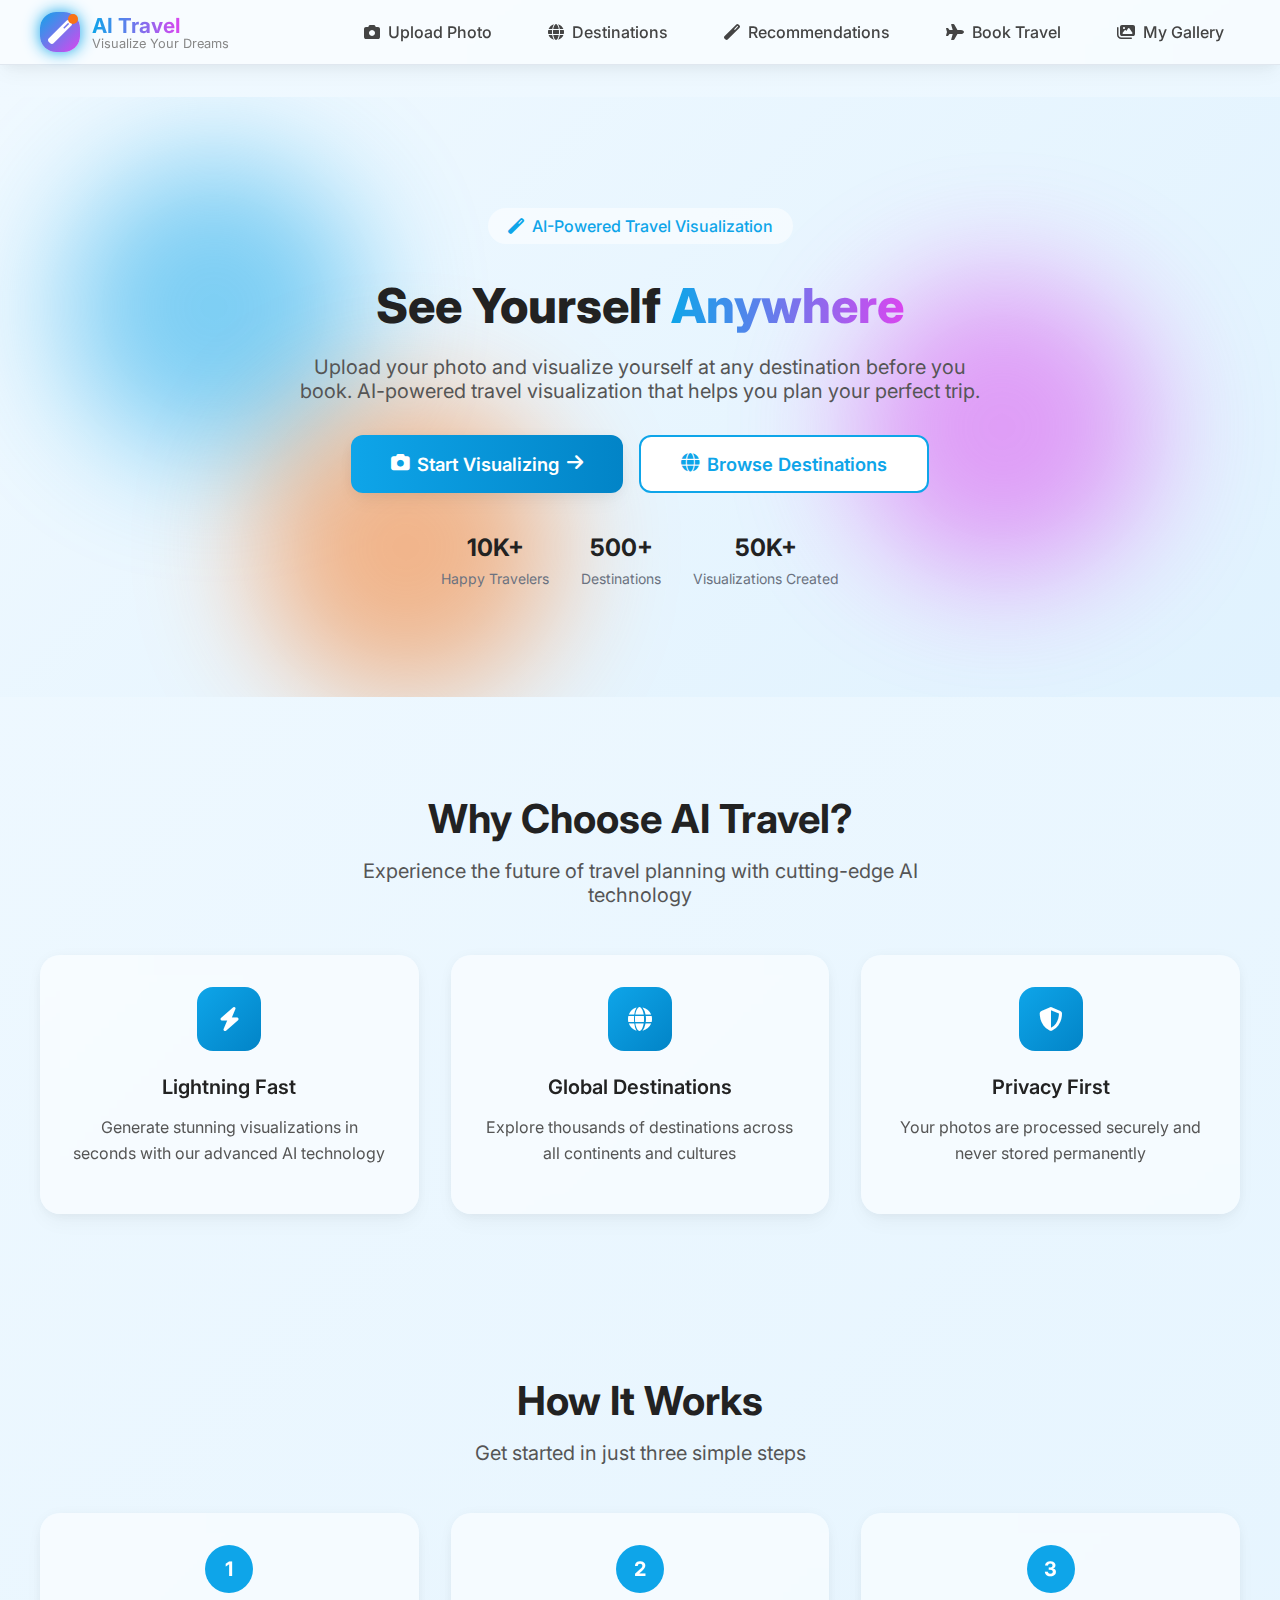
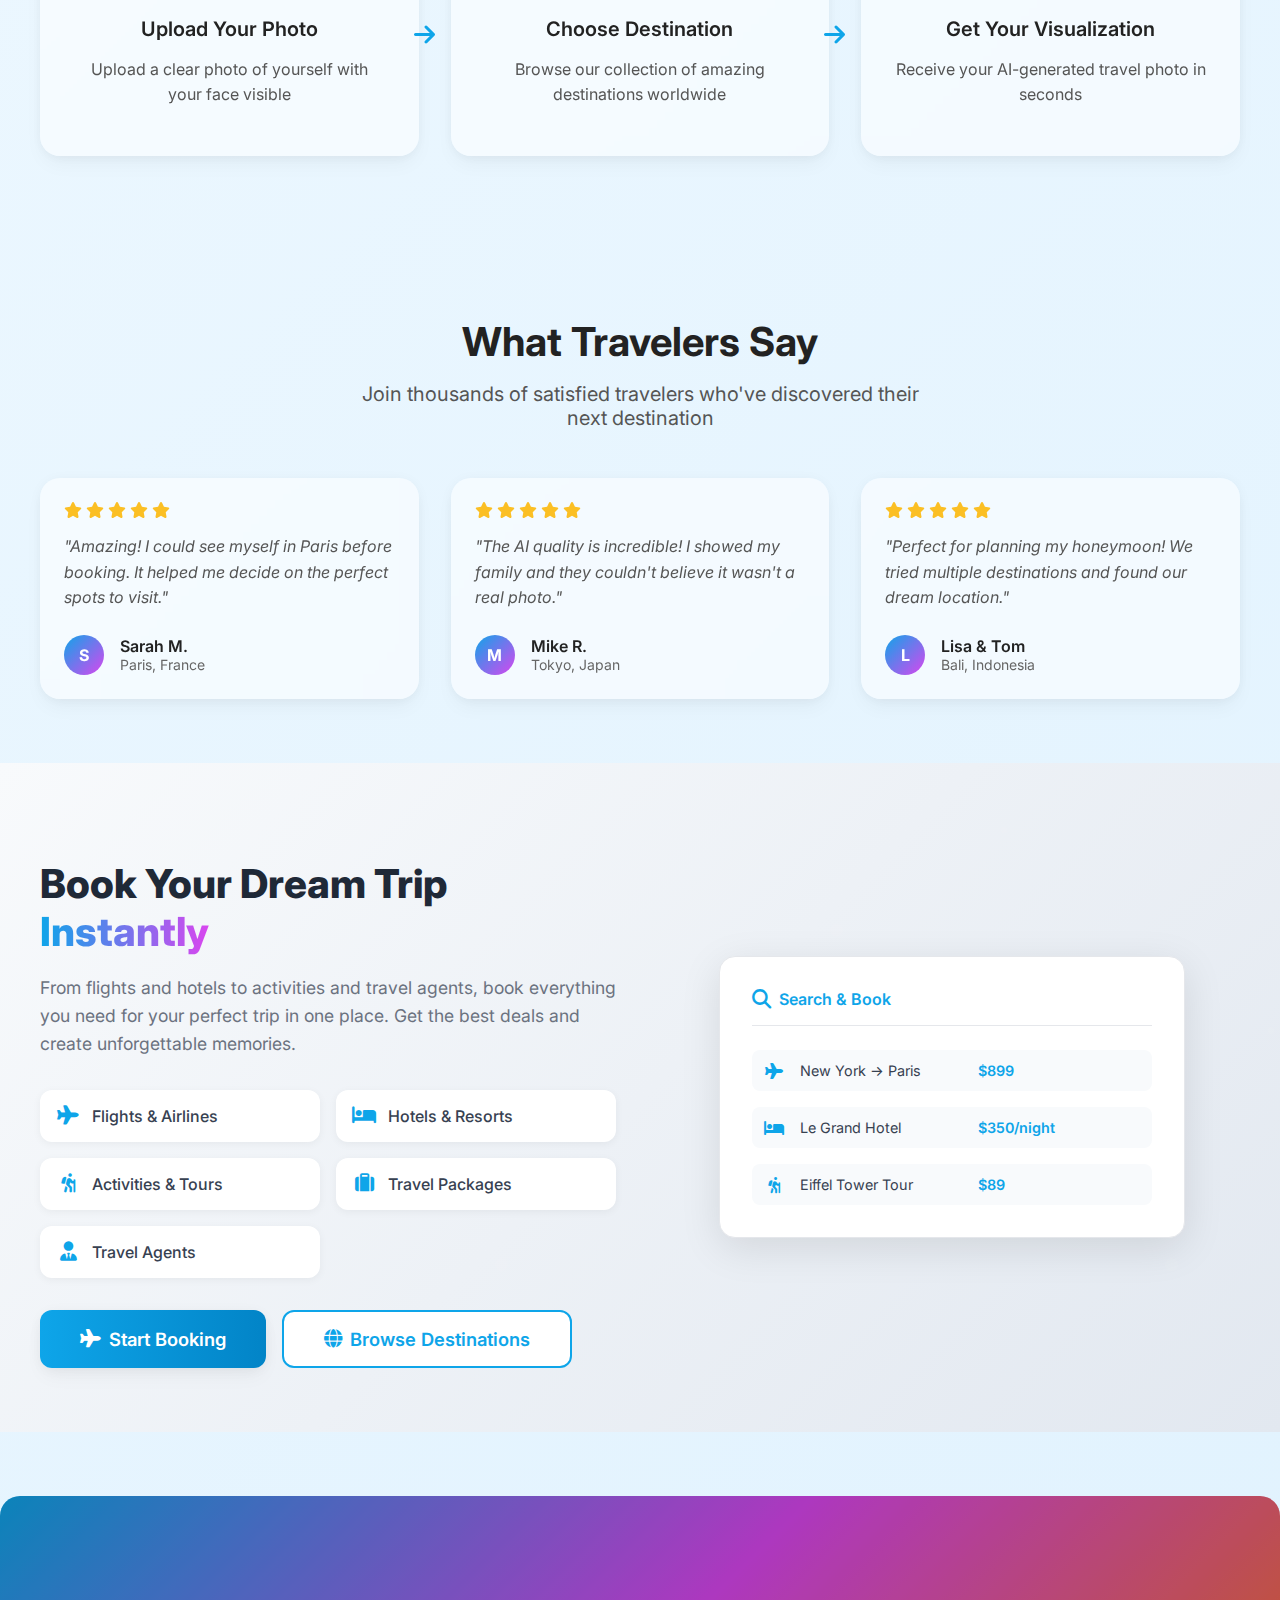
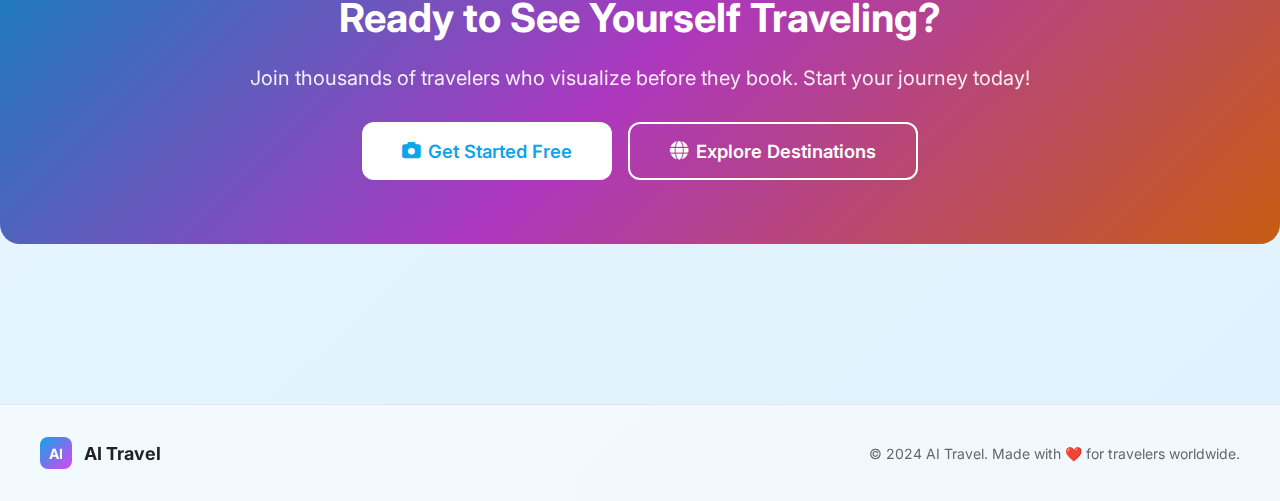
<file: frontend/index.html>
<!DOCTYPE html>
<html lang="en">
<head>
    <meta charset="UTF-8">
    <meta name="viewport" content="width=device-width, initial-scale=1.0">
    <title>AI Travel - Visualize Yourself Anywhere</title>
    <meta name="description" content="See yourself at any destination before you book with AI-powered visualization. Upload your photo and explore thousands of destinations worldwide.">
    
    <!-- Fonts -->
    <link rel="preconnect" href="https://fonts.googleapis.com">
    <link rel="preconnect" href="https://fonts.gstatic.com" crossorigin>
    <link href="https://fonts.googleapis.com/css2?family=Inter:wght@300;400;500;600;700;800&family=Poppins:wght@300;400;500;600;700;800;900&display=swap" rel="stylesheet">
    
    <!-- Icons -->
    <link rel="stylesheet" href="https://cdnjs.cloudflare.com/ajax/libs/font-awesome/6.4.0/css/all.min.css">
    
    <!-- Styles -->
    <link rel="stylesheet" href="css/style.css">
</head>
<body>
    <!-- Navigation -->
    <nav class="navbar">
        <div class="nav-container">
            <div class="nav-logo">
                <a href="index.html" class="logo-link">
                    <div class="logo-icon">
                        <i class="fas fa-magic"></i>
                        <div class="logo-dot"></div>
                    </div>
                    <div class="logo-text">
                        <span class="logo-title">AI Travel</span>
                        <div class="logo-subtitle">Visualize Your Dreams</div>
                    </div>
                </a>
            </div>
            
            <div class="nav-menu" id="nav-menu">
                <a href="upload.html" class="nav-link">
                    <i class="fas fa-camera"></i>
                    <span>Upload Photo</span>
                </a>
                <a href="destinations.html" class="nav-link">
                    <i class="fas fa-globe"></i>
                    <span>Destinations</span>
                </a>
                <a href="recommendations.html" class="nav-link">
                    <i class="fas fa-magic"></i>
                    <span>Recommendations</span>
                </a>
                <a href="booking.html" class="nav-link">
                    <i class="fas fa-plane"></i>
                    <span>Book Travel</span>
                </a>
                <a href="visualizations.html" class="nav-link">
                    <i class="fas fa-images"></i>
                    <span>My Gallery</span>
                </a>
            </div>
            
            <div class="nav-toggle" id="nav-toggle">
                <i class="fas fa-bars"></i>
            </div>
        </div>
    </nav>

    <!-- Main Content -->
    <main class="main-content">
        <!-- Hero Section -->
        <section class="hero">
            <div class="hero-background">
                <div class="hero-blob hero-blob-1"></div>
                <div class="hero-blob hero-blob-2"></div>
                <div class="hero-blob hero-blob-3"></div>
            </div>
            
            <div class="hero-content">
                <div class="hero-badge">
                    <i class="fas fa-magic"></i>
                    <span>AI-Powered Travel Visualization</span>
                </div>
                
                <h1 class="hero-title">
                    See Yourself
                    <span class="gradient-text">Anywhere</span>
                </h1>
                
                <p class="hero-description">
                    Upload your photo and visualize yourself at any destination before you book. 
                    AI-powered travel visualization that helps you plan your perfect trip.
                </p>
                
                <div class="hero-buttons">
                    <a href="upload.html" class="btn btn-primary btn-large">
                        <i class="fas fa-camera"></i>
                        Start Visualizing
                        <i class="fas fa-arrow-right"></i>
                    </a>
                    <a href="destinations.html" class="btn btn-secondary btn-large">
                        <i class="fas fa-globe"></i>
                        Browse Destinations
                    </a>
                </div>
                
                <!-- Stats -->
                <div class="hero-stats">
                    <div class="stat-item">
                        <div class="stat-number">10K+</div>
                        <div class="stat-label">Happy Travelers</div>
                    </div>
                    <div class="stat-item">
                        <div class="stat-number">500+</div>
                        <div class="stat-label">Destinations</div>
                    </div>
                    <div class="stat-item">
                        <div class="stat-number">50K+</div>
                        <div class="stat-label">Visualizations Created</div>
                    </div>
                </div>
            </div>
        </section>

        <!-- Features Section -->
        <section class="features">
            <div class="container">
                <div class="section-header">
                    <h2 class="section-title">Why Choose AI Travel?</h2>
                    <p class="section-description">
                        Experience the future of travel planning with cutting-edge AI technology
                    </p>
                </div>

                <div class="features-grid">
                    <div class="feature-card">
                        <div class="feature-icon">
                            <i class="fas fa-bolt"></i>
                        </div>
                        <h3 class="feature-title">Lightning Fast</h3>
                        <p class="feature-description">
                            Generate stunning visualizations in seconds with our advanced AI technology
                        </p>
                    </div>
                    
                    <div class="feature-card">
                        <div class="feature-icon">
                            <i class="fas fa-globe"></i>
                        </div>
                        <h3 class="feature-title">Global Destinations</h3>
                        <p class="feature-description">
                            Explore thousands of destinations across all continents and cultures
                        </p>
                    </div>
                    
                    <div class="feature-card">
                        <div class="feature-icon">
                            <i class="fas fa-shield-alt"></i>
                        </div>
                        <h3 class="feature-title">Privacy First</h3>
                        <p class="feature-description">
                            Your photos are processed securely and never stored permanently
                        </p>
                    </div>
                </div>
            </div>
        </section>

        <!-- How It Works Section -->
        <section class="how-it-works">
            <div class="container">
                <div class="section-header">
                    <h2 class="section-title">How It Works</h2>
                    <p class="section-description">
                        Get started in just three simple steps
                    </p>
                </div>

                <div class="steps-grid">
                    <div class="step-item">
                        <div class="step-number">1</div>
                        <h3 class="step-title">Upload Your Photo</h3>
                        <p class="step-description">
                            Upload a clear photo of yourself with your face visible
                        </p>
                        <div class="step-arrow">
                            <i class="fas fa-arrow-right"></i>
                        </div>
                    </div>
                    
                    <div class="step-item">
                        <div class="step-number">2</div>
                        <h3 class="step-title">Choose Destination</h3>
                        <p class="step-description">
                            Browse our collection of amazing destinations worldwide
                        </p>
                        <div class="step-arrow">
                            <i class="fas fa-arrow-right"></i>
                        </div>
                    </div>
                    
                    <div class="step-item">
                        <div class="step-number">3</div>
                        <h3 class="step-title">Get Your Visualization</h3>
                        <p class="step-description">
                            Receive your AI-generated travel photo in seconds
                        </p>
                    </div>
                </div>
            </div>
        </section>

        <!-- Testimonials Section -->
        <section class="testimonials">
            <div class="container">
                <div class="section-header">
                    <h2 class="section-title">What Travelers Say</h2>
                    <p class="section-description">
                        Join thousands of satisfied travelers who've discovered their next destination
                    </p>
                </div>

                <div class="testimonials-grid">
                    <div class="testimonial-card">
                        <div class="testimonial-stars">
                            <i class="fas fa-star"></i>
                            <i class="fas fa-star"></i>
                            <i class="fas fa-star"></i>
                            <i class="fas fa-star"></i>
                            <i class="fas fa-star"></i>
                        </div>
                        <p class="testimonial-text">
                            "Amazing! I could see myself in Paris before booking. It helped me decide on the perfect spots to visit."
                        </p>
                        <div class="testimonial-author">
                            <div class="author-avatar">S</div>
                            <div class="author-info">
                                <div class="author-name">Sarah M.</div>
                                <div class="author-location">Paris, France</div>
                            </div>
                        </div>
                    </div>

                    <div class="testimonial-card">
                        <div class="testimonial-stars">
                            <i class="fas fa-star"></i>
                            <i class="fas fa-star"></i>
                            <i class="fas fa-star"></i>
                            <i class="fas fa-star"></i>
                            <i class="fas fa-star"></i>
                        </div>
                        <p class="testimonial-text">
                            "The AI quality is incredible! I showed my family and they couldn't believe it wasn't a real photo."
                        </p>
                        <div class="testimonial-author">
                            <div class="author-avatar">M</div>
                            <div class="author-info">
                                <div class="author-name">Mike R.</div>
                                <div class="author-location">Tokyo, Japan</div>
                            </div>
                        </div>
                    </div>

                    <div class="testimonial-card">
                        <div class="testimonial-stars">
                            <i class="fas fa-star"></i>
                            <i class="fas fa-star"></i>
                            <i class="fas fa-star"></i>
                            <i class="fas fa-star"></i>
                            <i class="fas fa-star"></i>
                        </div>
                        <p class="testimonial-text">
                            "Perfect for planning my honeymoon! We tried multiple destinations and found our dream location."
                        </p>
                        <div class="testimonial-author">
                            <div class="author-avatar">L</div>
                            <div class="author-info">
                                <div class="author-name">Lisa & Tom</div>
                                <div class="author-location">Bali, Indonesia</div>
                            </div>
                        </div>
                    </div>
                </div>
            </div>
        </section>

        <!-- Booking Promotion Section -->
        <section class="booking-promotion">
            <div class="container">
                <div class="booking-promotion-content">
                    <div class="booking-promotion-text">
                        <h2 class="booking-promotion-title">
                            Book Your Dream Trip
                            <span class="gradient-text">Instantly</span>
                        </h2>
                        <p class="booking-promotion-description">
                            From flights and hotels to activities and travel agents, book everything you need for your perfect trip in one place. Get the best deals and create unforgettable memories.
                        </p>
                        <div class="booking-promotion-features">
                            <div class="booking-feature">
                                <i class="fas fa-plane"></i>
                                <span>Flights & Airlines</span>
                            </div>
                            <div class="booking-feature">
                                <i class="fas fa-bed"></i>
                                <span>Hotels & Resorts</span>
                            </div>
                            <div class="booking-feature">
                                <i class="fas fa-hiking"></i>
                                <span>Activities & Tours</span>
                            </div>
                            <div class="booking-feature">
                                <i class="fas fa-suitcase"></i>
                                <span>Travel Packages</span>
                            </div>
                            <div class="booking-feature">
                                <i class="fas fa-user-tie"></i>
                                <span>Travel Agents</span>
                            </div>
                        </div>
                        <div class="booking-promotion-actions">
                            <a href="booking.html" class="btn btn-primary btn-large">
                                <i class="fas fa-plane"></i>
                                Start Booking
                            </a>
                            <a href="destinations.html" class="btn btn-secondary btn-large">
                                <i class="fas fa-globe"></i>
                                Browse Destinations
                            </a>
                        </div>
                    </div>
                    <div class="booking-promotion-visual">
                        <div class="booking-visual-card">
                            <div class="booking-visual-header">
                                <i class="fas fa-search"></i>
                                <span>Search & Book</span>
                            </div>
                            <div class="booking-visual-content">
                                <div class="booking-visual-item">
                                    <i class="fas fa-plane"></i>
                                    <span>New York → Paris</span>
                                    <span class="price">$899</span>
                                </div>
                                <div class="booking-visual-item">
                                    <i class="fas fa-bed"></i>
                                    <span>Le Grand Hotel</span>
                                    <span class="price">$350/night</span>
                                </div>
                                <div class="booking-visual-item">
                                    <i class="fas fa-hiking"></i>
                                    <span>Eiffel Tower Tour</span>
                                    <span class="price">$89</span>
                                </div>
                            </div>
                        </div>
                    </div>
                </div>
            </div>
        </section>

        <!-- CTA Section -->
        <section class="cta">
            <div class="cta-background">
                <div class="cta-overlay"></div>
            </div>
            <div class="cta-content">
                <h2 class="cta-title">Ready to See Yourself Traveling?</h2>
                <p class="cta-description">
                    Join thousands of travelers who visualize before they book. Start your journey today!
                </p>
                <div class="cta-buttons">
                    <a href="upload.html" class="btn btn-white btn-large">
                        <i class="fas fa-camera"></i>
                        Get Started Free
                    </a>
                    <a href="destinations.html" class="btn btn-outline btn-large">
                        <i class="fas fa-globe"></i>
                        Explore Destinations
                    </a>
                </div>
            </div>
        </section>
    </main>

    <!-- Footer -->
    <footer class="footer">
        <div class="container">
            <div class="footer-content">
                <div class="footer-logo">
                    <div class="footer-logo-icon">
                        <span>AI</span>
                    </div>
                    <span class="footer-logo-text">AI Travel</span>
                </div>
                <div class="footer-copyright">
                    © 2024 AI Travel. Made with ❤️ for travelers worldwide.
                </div>
            </div>
        </div>
    </footer>

    <!-- Toast Container -->
    <div id="toast-container" class="toast-container"></div>

    <!-- Scripts -->
    <script src="js/api.js"></script>
    <script src="js/components.js"></script>
    <script src="js/main.js"></script>
</body>
</html>
</file>
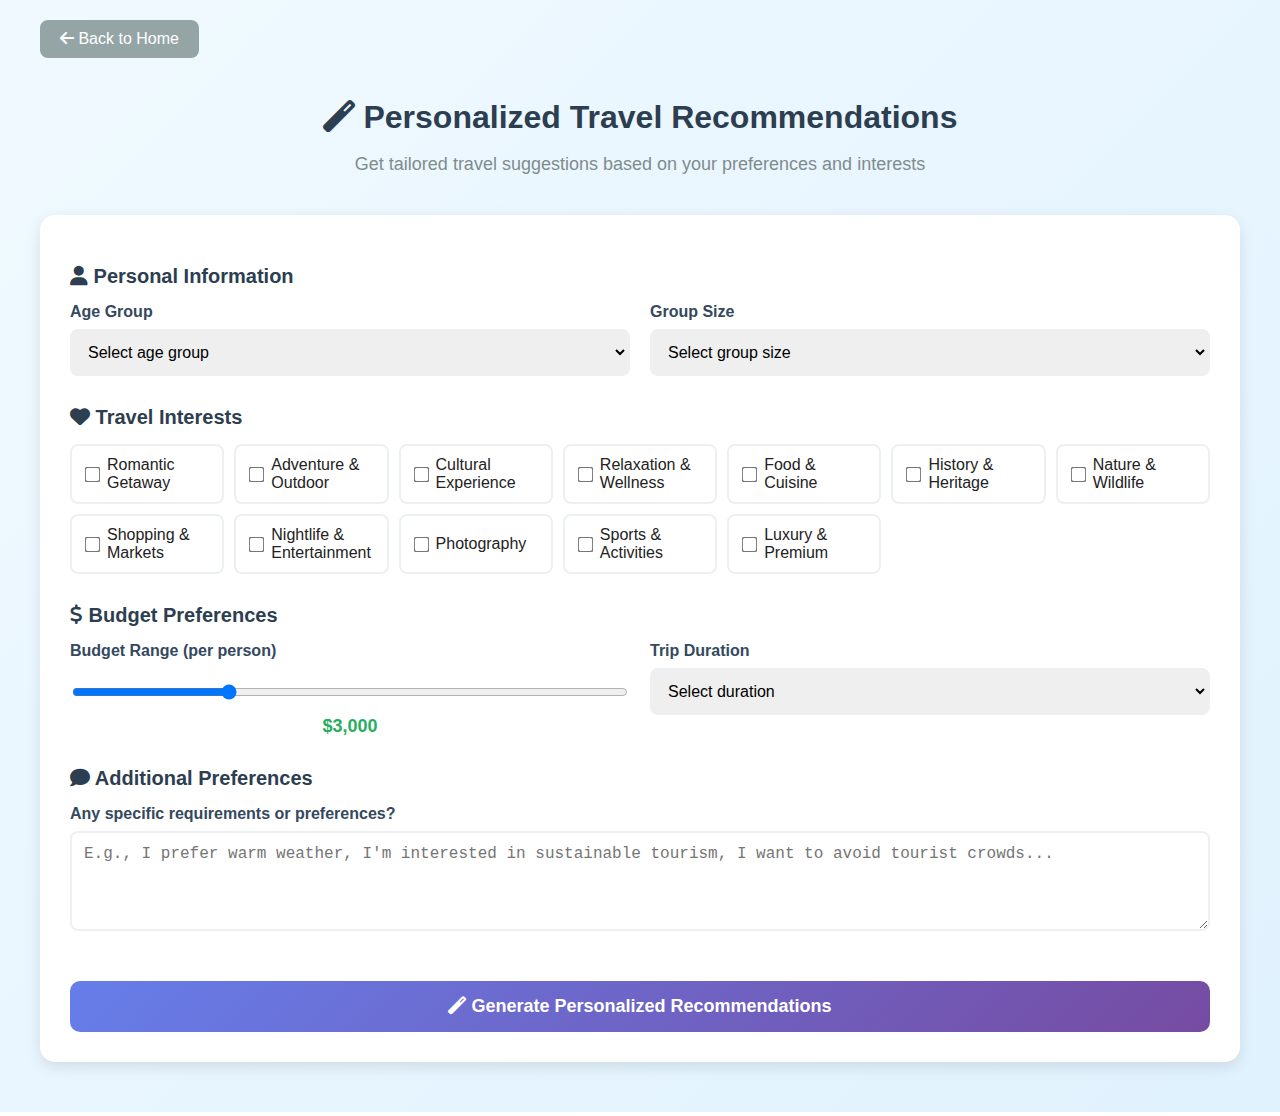
<file: frontend/recommendations.html>
<!DOCTYPE html>
<html lang="en">
<head>
    <meta charset="UTF-8">
    <meta name="viewport" content="width=device-width, initial-scale=1.0">
    <title>Personalized Recommendations - AI Travel Agent</title>
    <link rel="stylesheet" href="css/style.css">
    <link rel="stylesheet" href="https://cdnjs.cloudflare.com/ajax/libs/font-awesome/6.0.0/css/all.min.css">
    <style>
        .recommendations-container {
            max-width: 1200px;
            margin: 0 auto;
            padding: 20px;
        }

        .recommendations-header {
            text-align: center;
            margin-bottom: 40px;
        }

        .recommendations-header h1 {
            color: #2c3e50;
            margin-bottom: 10px;
        }

        .recommendations-header p {
            color: #7f8c8d;
            font-size: 18px;
        }

        .preferences-form {
            background: white;
            border-radius: 15px;
            padding: 30px;
            box-shadow: 0 5px 15px rgba(0,0,0,0.1);
            margin-bottom: 30px;
        }

        .form-section {
            margin-bottom: 30px;
        }

        .form-section h3 {
            color: #2c3e50;
            margin-bottom: 15px;
            font-size: 20px;
        }

        .form-row {
            display: grid;
            grid-template-columns: repeat(auto-fit, minmax(250px, 1fr));
            gap: 20px;
            margin-bottom: 20px;
        }

        .form-group {
            display: flex;
            flex-direction: column;
        }

        .form-group label {
            font-weight: 600;
            color: #34495e;
            margin-bottom: 8px;
        }

        .form-group select,
        .form-group input,
        .form-group textarea {
            padding: 12px;
            border: 2px solid #ecf0f1;
            border-radius: 8px;
            font-size: 16px;
            transition: border-color 0.3s;
        }

        .form-group select:focus,
        .form-group input:focus,
        .form-group textarea:focus {
            outline: none;
            border-color: #3498db;
        }

        .interests-grid {
            display: grid;
            grid-template-columns: repeat(auto-fit, minmax(150px, 1fr));
            gap: 10px;
            margin-top: 10px;
        }

        .interest-checkbox {
            display: flex;
            align-items: center;
            padding: 10px;
            border: 2px solid #ecf0f1;
            border-radius: 8px;
            cursor: pointer;
            transition: all 0.3s;
        }

        .interest-checkbox:hover {
            border-color: #3498db;
            background-color: #f8f9fa;
        }

        .interest-checkbox input[type="checkbox"] {
            margin-right: 8px;
            transform: scale(1.2);
        }

        .interest-checkbox.checked {
            border-color: #3498db;
            background-color: #e3f2fd;
        }

        .budget-slider {
            width: 100%;
            margin: 10px 0;
        }

        .budget-value {
            text-align: center;
            font-weight: 600;
            color: #27ae60;
            font-size: 18px;
        }

        .generate-btn {
            background: linear-gradient(135deg, #667eea 0%, #764ba2 100%);
            color: white;
            border: none;
            padding: 15px 30px;
            border-radius: 10px;
            font-size: 18px;
            font-weight: 600;
            cursor: pointer;
            transition: all 0.3s;
            width: 100%;
            margin-top: 20px;
        }

        .generate-btn:hover {
            transform: translateY(-2px);
            box-shadow: 0 10px 20px rgba(0,0,0,0.2);
        }

        .generate-btn:disabled {
            opacity: 0.6;
            cursor: not-allowed;
            transform: none;
        }

        .recommendations-results {
            background: white;
            border-radius: 15px;
            padding: 30px;
            box-shadow: 0 5px 15px rgba(0,0,0,0.1);
            display: none;
        }

        .loading-state {
            text-align: center;
            padding: 40px;
            display: none;
        }

        .loading-spinner {
            border: 4px solid #f3f3f3;
            border-top: 4px solid #3498db;
            border-radius: 50%;
            width: 50px;
            height: 50px;
            animation: spin 1s linear infinite;
            margin: 0 auto 20px;
        }

        @keyframes spin {
            0% { transform: rotate(0deg); }
            100% { transform: rotate(360deg); }
        }

        .recommendation-card {
            background: #f8f9fa;
            border-radius: 12px;
            padding: 20px;
            margin-bottom: 20px;
            border-left: 4px solid #3498db;
        }

        .recommendation-card h4 {
            color: #2c3e50;
            margin-bottom: 10px;
            font-size: 18px;
        }

        .recommendation-card p {
            color: #7f8c8d;
            line-height: 1.6;
        }

        .itinerary-day {
            background: white;
            border-radius: 8px;
            padding: 15px;
            margin-bottom: 15px;
            border: 1px solid #ecf0f1;
        }

        .itinerary-day h5 {
            color: #2c3e50;
            margin-bottom: 10px;
            font-size: 16px;
        }

        .itinerary-day ul {
            margin: 0;
            padding-left: 20px;
        }

        .itinerary-day li {
            color: #7f8c8d;
            margin-bottom: 5px;
        }

        .back-btn {
            background: #95a5a6;
            color: white;
            border: none;
            padding: 10px 20px;
            border-radius: 8px;
            font-size: 16px;
            cursor: pointer;
            transition: background 0.3s;
            margin-bottom: 20px;
        }

        .back-btn:hover {
            background: #7f8c8d;
        }
    </style>
</head>
<body>
    <div class="recommendations-container">
        <button class="back-btn" onclick="window.location.href='index.html'">
            <i class="fas fa-arrow-left"></i> Back to Home
        </button>

        <div class="recommendations-header">
            <h1><i class="fas fa-magic"></i> Personalized Travel Recommendations</h1>
            <p>Get tailored travel suggestions based on your preferences and interests</p>
        </div>

        <div class="preferences-form">
            <form id="recommendationsForm">
                <div class="form-section">
                    <h3><i class="fas fa-user"></i> Personal Information</h3>
                    <div class="form-row">
                        <div class="form-group">
                            <label for="ageGroup">Age Group</label>
                            <select id="ageGroup" required>
                                <option value="">Select age group</option>
                                <option value="18-25">18-25 (Young Adult)</option>
                                <option value="26-35">26-35 (Young Professional)</option>
                                <option value="36-50">36-50 (Family Age)</option>
                                <option value="51-65">51-65 (Mature Traveler)</option>
                                <option value="65+">65+ (Senior Traveler)</option>
                            </select>
                        </div>
                        <div class="form-group">
                            <label for="groupSize">Group Size</label>
                            <select id="groupSize" required>
                                <option value="">Select group size</option>
                                <option value="solo">Solo Traveler</option>
                                <option value="couple">Couple (2 people)</option>
                                <option value="family">Family (3-5 people)</option>
                                <option value="friends">Friends (2-6 people)</option>
                                <option value="large-group">Large Group (7+ people)</option>
                            </select>
                        </div>
                    </div>
                </div>

                <div class="form-section">
                    <h3><i class="fas fa-heart"></i> Travel Interests</h3>
                    <div class="interests-grid" id="interestsGrid">
                        <label class="interest-checkbox">
                            <input type="checkbox" value="romantic">
                            <span>Romantic Getaway</span>
                        </label>
                        <label class="interest-checkbox">
                            <input type="checkbox" value="adventure">
                            <span>Adventure & Outdoor</span>
                        </label>
                        <label class="interest-checkbox">
                            <input type="checkbox" value="culture">
                            <span>Cultural Experience</span>
                        </label>
                        <label class="interest-checkbox">
                            <input type="checkbox" value="relaxation">
                            <span>Relaxation & Wellness</span>
                        </label>
                        <label class="interest-checkbox">
                            <input type="checkbox" value="food">
                            <span>Food & Cuisine</span>
                        </label>
                        <label class="interest-checkbox">
                            <input type="checkbox" value="history">
                            <span>History & Heritage</span>
                        </label>
                        <label class="interest-checkbox">
                            <input type="checkbox" value="nature">
                            <span>Nature & Wildlife</span>
                        </label>
                        <label class="interest-checkbox">
                            <input type="checkbox" value="shopping">
                            <span>Shopping & Markets</span>
                        </label>
                        <label class="interest-checkbox">
                            <input type="checkbox" value="nightlife">
                            <span>Nightlife & Entertainment</span>
                        </label>
                        <label class="interest-checkbox">
                            <input type="checkbox" value="photography">
                            <span>Photography</span>
                        </label>
                        <label class="interest-checkbox">
                            <input type="checkbox" value="sports">
                            <span>Sports & Activities</span>
                        </label>
                        <label class="interest-checkbox">
                            <input type="checkbox" value="luxury">
                            <span>Luxury & Premium</span>
                        </label>
                    </div>
                </div>

                <div class="form-section">
                    <h3><i class="fas fa-dollar-sign"></i> Budget Preferences</h3>
                    <div class="form-row">
                        <div class="form-group">
                            <label for="budgetRange">Budget Range (per person)</label>
                            <input type="range" id="budgetRange" min="500" max="10000" step="500" value="3000">
                            <div class="budget-value" id="budgetValue">$3,000</div>
                        </div>
                        <div class="form-group">
                            <label for="tripDuration">Trip Duration</label>
                            <select id="tripDuration" required>
                                <option value="">Select duration</option>
                                <option value="weekend">Weekend (2-3 days)</option>
                                <option value="week">Week (5-7 days)</option>
                                <option value="two-weeks">Two Weeks (10-14 days)</option>
                                <option value="month">Month (20-30 days)</option>
                                <option value="long-term">Long Term (1+ months)</option>
                            </select>
                        </div>
                    </div>
                </div>

                <div class="form-section">
                    <h3><i class="fas fa-comment"></i> Additional Preferences</h3>
                    <div class="form-group">
                        <label for="additionalNotes">Any specific requirements or preferences?</label>
                        <textarea id="additionalNotes" rows="4" placeholder="E.g., I prefer warm weather, I'm interested in sustainable tourism, I want to avoid tourist crowds..."></textarea>
                    </div>
                </div>

                <button type="submit" class="generate-btn" id="generateBtn">
                    <i class="fas fa-magic"></i> Generate Personalized Recommendations
                </button>
            </form>
        </div>

        <div class="loading-state" id="loadingState">
            <div class="loading-spinner"></div>
            <h3>Generating your personalized recommendations...</h3>
            <p>This may take a few moments as we analyze your preferences and create the perfect travel suggestions.</p>
        </div>

        <div class="recommendations-results" id="recommendationsResults">
            <h2><i class="fas fa-star"></i> Your Personalized Recommendations</h2>
            <div id="recommendationsContent"></div>
        </div>
    </div>

    <script src="js/api.js"></script>
    <script src="js/components.js"></script>
    <script src="js/recommendations.js"></script>
</body>
</html>
</file>
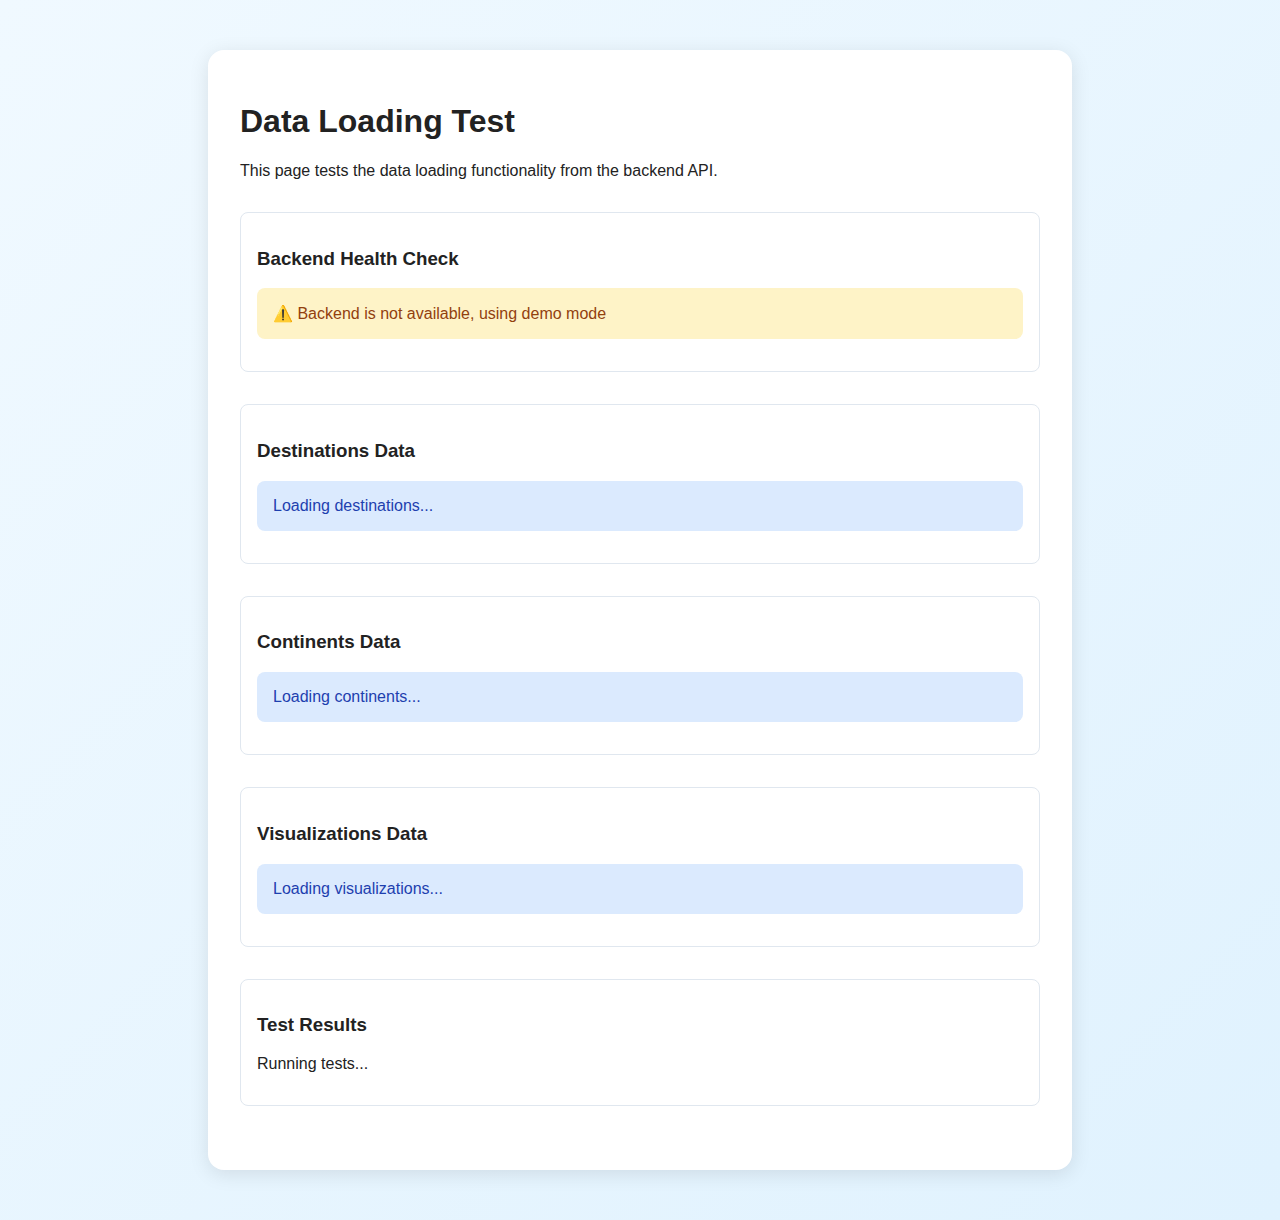
<file: frontend/test-data.html>
<!DOCTYPE html>
<html lang="en">
<head>
    <meta charset="UTF-8">
    <meta name="viewport" content="width=device-width, initial-scale=1.0">
    <title>Data Loading Test - AI Travel</title>
    <link rel="stylesheet" href="css/style.css">
    <style>
        .test-container {
            max-width: 800px;
            margin: 50px auto;
            padding: 2rem;
            background: white;
            border-radius: 1rem;
            box-shadow: 0 4px 20px rgba(0,0,0,0.1);
        }
        .test-section {
            margin: 2rem 0;
            padding: 1rem;
            border: 1px solid #e0e7ef;
            border-radius: 0.5rem;
        }
        .test-status {
            padding: 1rem;
            margin: 1rem 0;
            border-radius: 0.5rem;
            font-weight: 500;
        }
        .test-status.success { background: #dcfce7; color: #166534; }
        .test-status.error { background: #fef2f2; color: #dc2626; }
        .test-status.info { background: #dbeafe; color: #1e40af; }
        .test-status.warning { background: #fef3c7; color: #92400e; }
        .data-display {
            background: #f8fafc;
            padding: 1rem;
            border-radius: 0.5rem;
            margin: 1rem 0;
            max-height: 300px;
            overflow-y: auto;
        }
        .data-item {
            padding: 0.5rem;
            border-bottom: 1px solid #e2e8f0;
        }
        .data-item:last-child {
            border-bottom: none;
        }
    </style>
</head>
<body>
    <div class="test-container">
        <h1>Data Loading Test</h1>
        <p>This page tests the data loading functionality from the backend API.</p>
        
        <div class="test-section">
            <h3>Backend Health Check</h3>
            <div id="health-status" class="test-status info">
                Checking backend health...
            </div>
        </div>

        <div class="test-section">
            <h3>Destinations Data</h3>
            <div id="destinations-status" class="test-status info">
                Loading destinations...
            </div>
            <div id="destinations-data" class="data-display" style="display: none;">
                <!-- Destinations will be displayed here -->
            </div>
        </div>

        <div class="test-section">
            <h3>Continents Data</h3>
            <div id="continents-status" class="test-status info">
                Loading continents...
            </div>
            <div id="continents-data" class="data-display" style="display: none;">
                <!-- Continents will be displayed here -->
            </div>
        </div>

        <div class="test-section">
            <h3>Visualizations Data</h3>
            <div id="visualizations-status" class="test-status info">
                Loading visualizations...
            </div>
            <div id="visualizations-data" class="data-display" style="display: none;">
                <!-- Visualizations will be displayed here -->
            </div>
        </div>

        <div class="test-section">
            <h3>Test Results</h3>
            <div id="test-results">
                <p>Running tests...</p>
            </div>
        </div>
    </div>

    <!-- Scripts -->
    <script src="js/api.js"></script>
    <script src="js/components.js"></script>
    <script>
        // Initialize API service
        const api = new APIService();
        
        // Test results
        const testResults = {
            backendHealth: false,
            destinations: false,
            continents: false,
            visualizations: false
        };

        // Update status element
        function updateStatus(elementId, status, message) {
            const element = document.getElementById(elementId);
            element.className = `test-status ${status}`;
            element.textContent = message;
        }

        // Display data
        function displayData(elementId, data, title) {
            const element = document.getElementById(elementId);
            element.style.display = 'block';
            
            if (Array.isArray(data) && data.length > 0) {
                element.innerHTML = data.map(item => `
                    <div class="data-item">
                        <strong>${item.name || item.title || 'Unknown'}</strong><br>
                        ${item.country || item.location || ''} ${item.city ? `(${item.city})` : ''}<br>
                        ${item.description || ''}
                    </div>
                `).join('');
            } else {
                element.innerHTML = '<div class="data-item">No data available</div>';
            }
        }

        // Test backend health
        async function testBackendHealth() {
            try {
                const isHealthy = await api.checkBackendHealth();
                testResults.backendHealth = isHealthy;
                
                if (isHealthy) {
                    updateStatus('health-status', 'success', '✅ Backend is healthy and accessible');
                } else {
                    updateStatus('health-status', 'warning', '⚠️ Backend is not available, using demo mode');
                }
            } catch (error) {
                updateStatus('health-status', 'error', `❌ Backend health check failed: ${error.message}`);
            }
        }

        // Test destinations loading
        async function testDestinations() {
            try {
                const response = await api.getDestinations();
                if (response.success && response.data) {
                    testResults.destinations = true;
                    updateStatus('destinations-status', 'success', `✅ Loaded ${response.data.length} destinations from ${response.source}`);
                    displayData('destinations-data', response.data, 'Destinations');
                } else {
                    throw new Error('Invalid response format');
                }
            } catch (error) {
                updateStatus('destinations-status', 'error', `❌ Failed to load destinations: ${error.message}`);
            }
        }

        // Test continents loading
        async function testContinents() {
            try {
                const response = await api.getContinents();
                if (response.success && response.data) {
                    testResults.continents = true;
                    updateStatus('continents-status', 'success', `✅ Loaded ${response.data.length} continents`);
                    displayData('continents-data', response.data, 'Continents');
                } else {
                    throw new Error('Invalid response format');
                }
            } catch (error) {
                updateStatus('continents-status', 'error', `❌ Failed to load continents: ${error.message}`);
            }
        }

        // Test visualizations loading
        async function testVisualizations() {
            try {
                const response = await api.getVisualizations();
                if (response.success && response.data) {
                    testResults.visualizations = true;
                    updateStatus('visualizations-status', 'success', `✅ Loaded ${response.data.length} visualizations`);
                    displayData('visualizations-data', response.data, 'Visualizations');
                } else {
                    throw new Error('Invalid response format');
                }
            } catch (error) {
                updateStatus('visualizations-status', 'error', `❌ Failed to load visualizations: ${error.message}`);
            }
        }

        // Update test results summary
        function updateTestResults() {
            const resultsElement = document.getElementById('test-results');
            const passedTests = Object.values(testResults).filter(Boolean).length;
            const totalTests = Object.keys(testResults).length;
            
            resultsElement.innerHTML = `
                <h4>Test Summary</h4>
                <p><strong>Tests Passed:</strong> ${passedTests}/${totalTests}</p>
                <ul>
                    <li>Backend Health: ${testResults.backendHealth ? '✅' : '❌'}</li>
                    <li>Destinations: ${testResults.destinations ? '✅' : '❌'}</li>
                    <li>Continents: ${testResults.continents ? '✅' : '❌'}</li>
                    <li>Visualizations: ${testResults.visualizations ? '✅' : '❌'}</li>
                </ul>
                <p><strong>Overall Status:</strong> ${passedTests === totalTests ? '✅ All tests passed!' : '⚠️ Some tests failed'}</p>
            `;
        }

        // Run all tests
        async function runAllTests() {
            console.log('Starting data loading tests...');
            
            await testBackendHealth();
            await testDestinations();
            await testContinents();
            await testVisualizations();
            
            updateTestResults();
            
            console.log('Test results:', testResults);
        }

        // Run tests when page loads
        document.addEventListener('DOMContentLoaded', runAllTests);
    </script>
</body>
</html>
</file>
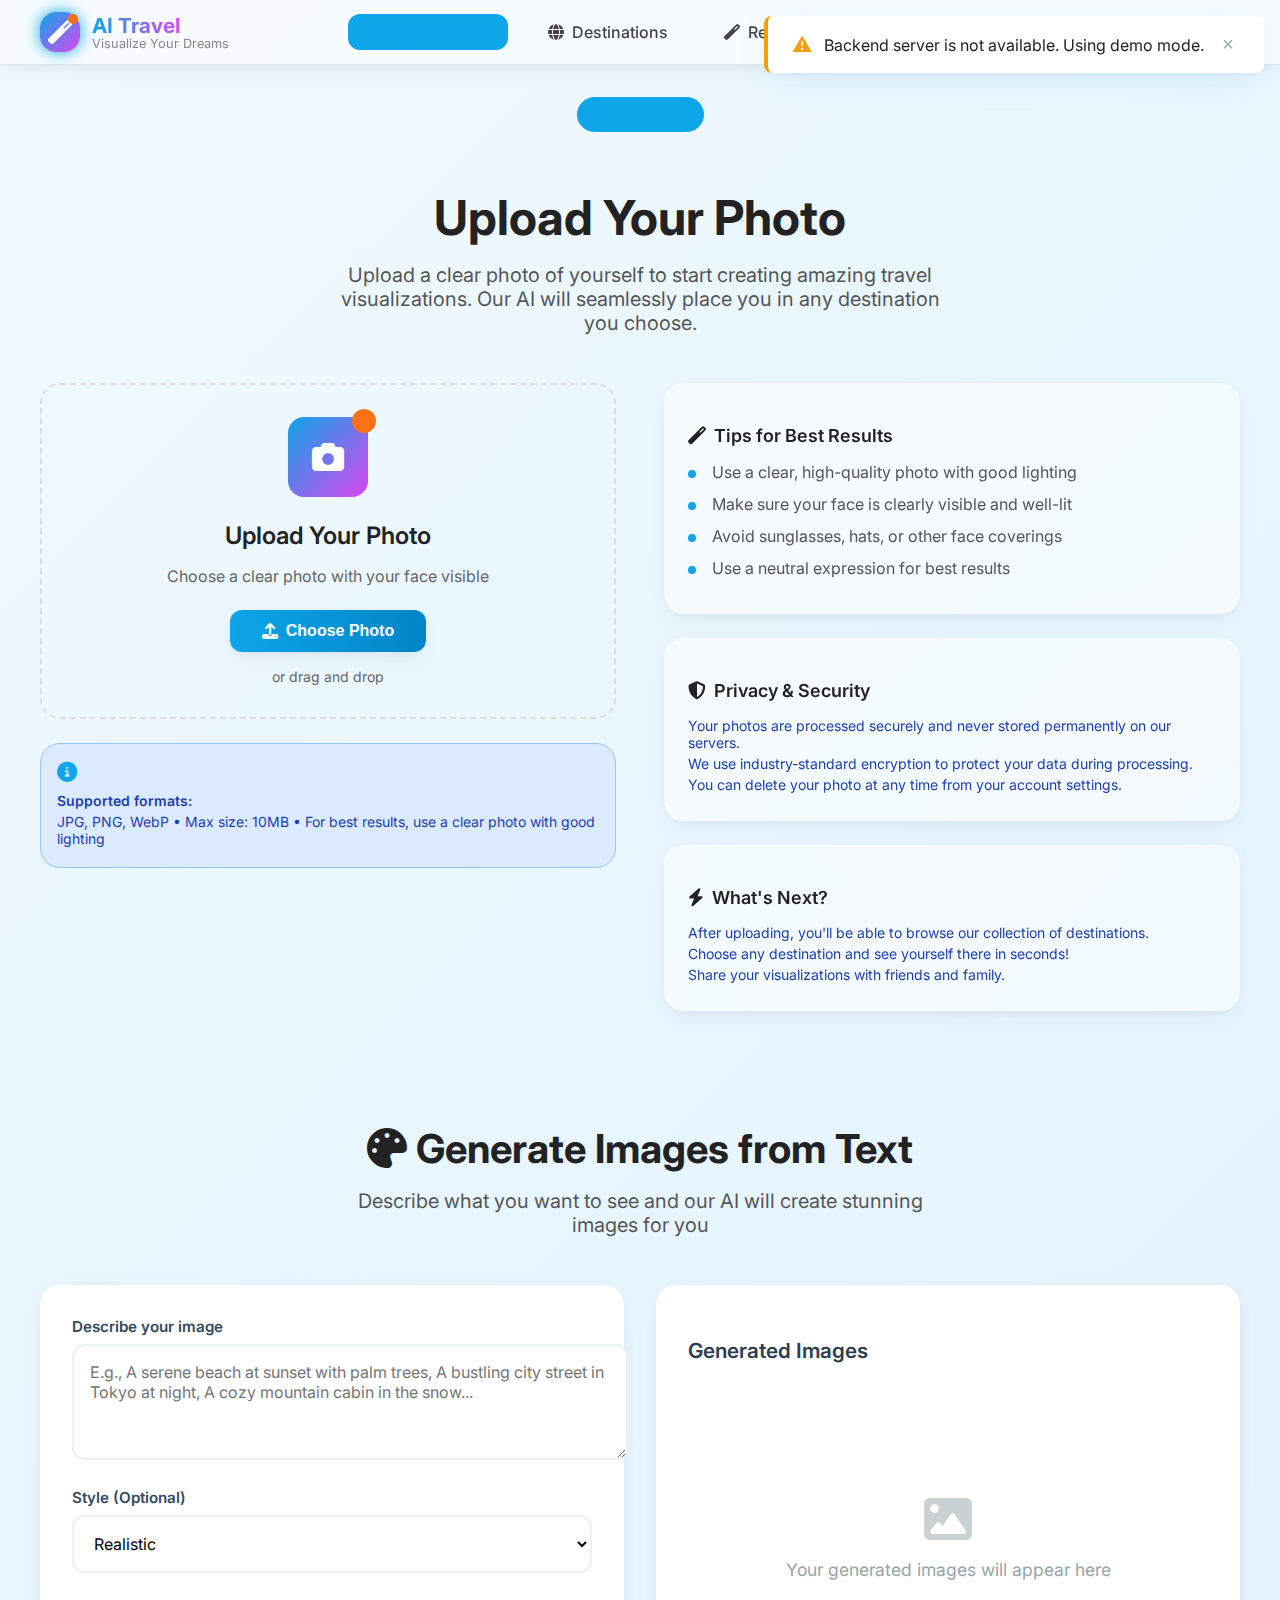
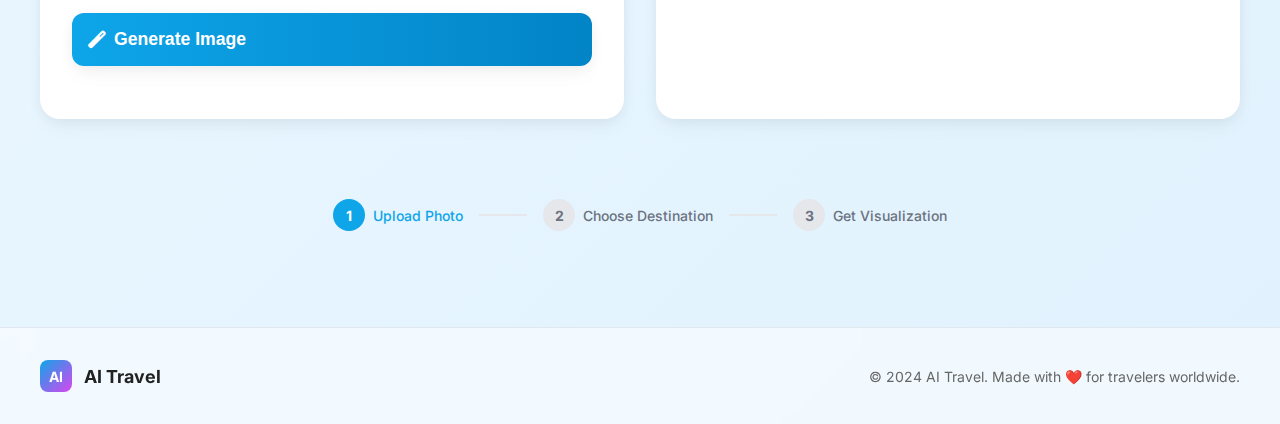
<file: frontend/upload.html>
<!DOCTYPE html>
<html lang="en">
<head>
    <meta charset="UTF-8">
    <meta name="viewport" content="width=device-width, initial-scale=1.0">
    <title>Upload Photo - AI Travel</title>
    <meta name="description" content="Upload your photo to start creating amazing travel visualizations with AI.">
    
    <!-- Fonts -->
    <link rel="preconnect" href="https://fonts.googleapis.com">
    <link rel="preconnect" href="https://fonts.gstatic.com" crossorigin>
    <link href="https://fonts.googleapis.com/css2?family=Inter:wght@300;400;500;600;700;800&family=Poppins:wght@300;400;500;600;700;800;900&display=swap" rel="stylesheet">
    
    <!-- Icons -->
    <link rel="stylesheet" href="https://cdnjs.cloudflare.com/ajax/libs/font-awesome/6.4.0/css/all.min.css">
    
    <!-- Styles -->
    <link rel="stylesheet" href="css/style.css">
</head>
<body>
    <!-- Navigation -->
    <nav class="navbar">
        <div class="nav-container">
            <div class="nav-logo">
                <a href="index.html" class="logo-link">
                    <div class="logo-icon">
                        <i class="fas fa-magic"></i>
                        <div class="logo-dot"></div>
                    </div>
                    <div class="logo-text">
                        <span class="logo-title">AI Travel</span>
                        <div class="logo-subtitle">Visualize Your Dreams</div>
                    </div>
                </a>
            </div>
            
            <div class="nav-menu" id="nav-menu">
                <a href="upload.html" class="nav-link active">
                    <i class="fas fa-camera"></i>
                    <span>Upload Photo</span>
                </a>
                <a href="destinations.html" class="nav-link">
                    <i class="fas fa-globe"></i>
                    <span>Destinations</span>
                </a>
                <a href="recommendations.html" class="nav-link">
                    <i class="fas fa-magic"></i>
                    <span>Recommendations</span>
                </a>
                <a href="booking.html" class="nav-link">
                    <i class="fas fa-plane"></i>
                    <span>Book Travel</span>
                </a>
                <a href="visualizations.html" class="nav-link">
                    <i class="fas fa-images"></i>
                    <span>My Gallery</span>
                </a>
            </div>
            
            <div class="nav-toggle" id="nav-toggle">
                <i class="fas fa-bars"></i>
            </div>
        </div>
    </nav>

    <!-- Main Content -->
    <main class="main-content">
        <div class="container">
            <!-- Header Section -->
            <div class="upload-header">
                <div class="step-badge">
                    <i class="fas fa-camera"></i>
                    <span>Step 1 of 3</span>
                </div>
                
                <h1 class="upload-title">Upload Your Photo</h1>
                
                <p class="upload-description">
                    Upload a clear photo of yourself to start creating amazing travel visualizations. 
                    Our AI will seamlessly place you in any destination you choose.
                </p>
            </div>

            <!-- Main Upload Section -->
            <div class="upload-section">
                <div class="upload-grid">
                    <!-- Upload Component -->
                    <div class="upload-area">
                        <div class="photo-upload" id="photo-upload">
                            <div class="upload-content" id="upload-content">
                                <div class="upload-icon">
                                    <i class="fas fa-camera"></i>
                                    <div class="upload-dot"></div>
                                </div>
                                
                                <div class="upload-text">
                                    <h3 class="upload-heading">Upload Your Photo</h3>
                                    <p class="upload-subtext">Choose a clear photo with your face visible</p>
                                </div>
                                
                                <div class="upload-actions">
                                    <button class="btn btn-primary" id="choose-photo-btn">
                                        <i class="fas fa-upload"></i>
                                        Choose Photo
                                    </button>
                                    <div class="upload-or">or drag and drop</div>
                                </div>
                            </div>
                            
                            <div class="upload-preview" id="upload-preview" style="display: none;">
                                <div class="preview-container">
                                    <img id="preview-image" class="preview-image" alt="Preview">
                                    <button class="preview-remove" id="preview-remove">
                                        <i class="fas fa-times"></i>
                                    </button>
                                </div>
                                <div class="preview-status" id="preview-status">
                                    <div class="status-icon">
                                        <i class="fas fa-check-circle"></i>
                                    </div>
                                    <span>Ready</span>
                                </div>
                                
                                <!-- Upload Form -->
                                <form class="upload-form" id="upload-form">
                                    <button type="submit" class="btn btn-primary upload-btn" id="upload-btn">
                                        <i class="fas fa-cloud-upload-alt"></i>
                                        Upload Photo
                                    </button>
                                </form>
                            </div>
                            
                            <div class="upload-loading" id="upload-loading" style="display: none;">
                                <div class="loading-spinner"></div>
                                <p class="loading-text">Uploading...</p>
                                <p class="loading-subtext">Please wait while we process your photo</p>
                            </div>
                        </div>
                        
                        <div class="upload-info">
                            <div class="info-icon">
                                <i class="fas fa-info-circle"></i>
                            </div>
                            <div class="info-content">
                                <p class="info-title">Supported formats:</p>
                                <p>JPG, PNG, WebP • Max size: 10MB • For best results, use a clear photo with good lighting</p>
                            </div>
                        </div>
                    </div>

                    <!-- Info Panel -->
                    <div class="info-panel">
                        <div class="info-card">
                            <h3 class="info-card-title">
                                <i class="fas fa-magic"></i>
                                Tips for Best Results
                            </h3>
                            <ul class="info-list">
                                <li>Use a clear, high-quality photo with good lighting</li>
                                <li>Make sure your face is clearly visible and well-lit</li>
                                <li>Avoid sunglasses, hats, or other face coverings</li>
                                <li>Use a neutral expression for best results</li>
                            </ul>
                        </div>

                        <div class="info-card">
                            <h3 class="info-card-title">
                                <i class="fas fa-shield-alt"></i>
                                Privacy & Security
                            </h3>
                            <div class="info-content">
                                <p>Your photos are processed securely and never stored permanently on our servers.</p>
                                <p>We use industry-standard encryption to protect your data during processing.</p>
                                <p>You can delete your photo at any time from your account settings.</p>
                            </div>
                        </div>

                        <div class="info-card">
                            <h3 class="info-card-title">
                                <i class="fas fa-bolt"></i>
                                What's Next?
                            </h3>
                            <div class="info-content">
                                <p>After uploading, you'll be able to browse our collection of destinations.</p>
                                <p>Choose any destination and see yourself there in seconds!</p>
                                <p>Share your visualizations with friends and family.</p>
                            </div>
                        </div>
                    </div>
                </div>
            </div>

            <!-- Text-to-Image Generation Section -->
            <div class="text-to-image-section">
                <div class="section-header">
                    <h2 class="section-title">
                        <i class="fas fa-palette"></i>
                        Generate Images from Text
                    </h2>
                    <p class="section-description">
                        Describe what you want to see and our AI will create stunning images for you
                    </p>
                </div>

                <div class="text-to-image-grid">
                    <!-- Input Section -->
                    <div class="text-input-area">
                        <div class="input-group">
                            <label for="text-prompt" class="input-label">Describe your image</label>
                            <textarea 
                                id="text-prompt" 
                                class="text-input" 
                                placeholder="E.g., A serene beach at sunset with palm trees, A bustling city street in Tokyo at night, A cozy mountain cabin in the snow..."
                                rows="4"
                            ></textarea>
                        </div>
                        
                        <div class="input-group">
                            <label for="image-style" class="input-label">Style (Optional)</label>
                            <select id="image-style" class="style-select">
                                <option value="">Realistic</option>
                                <option value="artistic">Artistic</option>
                                <option value="cartoon">Cartoon</option>
                                <option value="photographic">Photographic</option>
                                <option value="painting">Painting</option>
                                <option value="sketch">Sketch</option>
                            </select>
                        </div>

                        <button class="btn btn-primary generate-btn" id="generate-image-btn">
                            <i class="fas fa-magic"></i>
                            Generate Image
                        </button>
                    </div>

                    <!-- Generated Images Display -->
                    <div class="generated-images-area">
                        <h3 class="generated-title">Generated Images</h3>
                        
                        <div class="generated-images-grid" id="generated-images-grid">
                            <div class="placeholder-message">
                                <i class="fas fa-image"></i>
                                <p>Your generated images will appear here</p>
                            </div>
                        </div>

                        <div class="generation-loading" id="generation-loading" style="display: none;">
                            <div class="loading-spinner"></div>
                            <p class="loading-text">Generating your image...</p>
                            <p class="loading-subtext">This may take a few moments</p>
                        </div>
                    </div>
                </div>
            </div>

            <!-- Success State -->
            <div class="success-state" id="success-state" style="display: none;">
                <div class="success-card">
                    <div class="success-icon">
                        <i class="fas fa-check-circle"></i>
                    </div>
                    <h3 class="success-title">Photo Ready!</h3>
                    <p class="success-description">
                        Your photo has been uploaded successfully. Now you can explore destinations and see yourself there!
                    </p>
                    <div class="success-buttons">
                        <a href="destinations.html" class="btn btn-primary btn-large">
                            Explore Destinations
                            <i class="fas fa-arrow-right"></i>
                        </a>
                        <a href="visualizations.html" class="btn btn-secondary btn-large">
                            View My Gallery
                        </a>
                    </div>
                </div>
            </div>

            <!-- Progress Indicator -->
            <div class="progress-indicator">
                <div class="progress-step active">
                    <div class="progress-number">1</div>
                    <span class="progress-label">Upload Photo</span>
                </div>
                <div class="progress-line"></div>
                <div class="progress-step" id="step-2">
                    <div class="progress-number">2</div>
                    <span class="progress-label">Choose Destination</span>
                </div>
                <div class="progress-line"></div>
                <div class="progress-step" id="step-3">
                    <div class="progress-number">3</div>
                    <span class="progress-label">Get Visualization</span>
                </div>
            </div>
        </div>
    </main>

    <!-- Footer -->
    <footer class="footer">
        <div class="container">
            <div class="footer-content">
                <div class="footer-logo">
                    <div class="footer-logo-icon">
                        <span>AI</span>
                    </div>
                    <span class="footer-logo-text">AI Travel</span>
                </div>
                <div class="footer-copyright">
                    © 2024 AI Travel. Made with ❤️ for travelers worldwide.
                </div>
            </div>
        </div>
    </footer>

    <!-- Hidden File Input -->
    <input type="file" id="file-input" accept="image/*" style="display: none;">

    <!-- Toast Container -->
    <div id="toast-container" class="toast-container"></div>

    <!-- Scripts -->
    <script src="js/api.js"></script>
    <script src="js/components.js"></script>
    <script src="js/main.js"></script>
    <script src="js/upload.js"></script>
</body>
</html>
</file>
<file: frontend/css/style.css>
/* CSS Variables for theming */
:root {
  --primary: #0ea5e9;
  --primary-dark: #0284c7;
  --secondary: #d946ef;
  --accent: #f97316;
  --success: #22c55e;
  --warning: #f59e0b;
  --error: #ef4444;
  --bg-gradient: linear-gradient(135deg, #f0f9ff 0%, #e0f2fe 100%);
  --font-main: 'Inter', 'Poppins', Arial, sans-serif;
  --shadow-soft: 0 2px 15px -3px rgba(0,0,0,0.07), 0 10px 20px -2px rgba(0,0,0,0.04);
  --shadow-large: 0 10px 40px -10px rgba(14,165,233,0.15), 0 2px 10px -2px rgba(0,0,0,0.05);
  --radius: 1.25rem;
}

html, body {
  font-family: var(--font-main);
  background: var(--bg-gradient);
  color: #222;
  margin: 0;
  min-height: 100vh;
  scroll-behavior: smooth;
}

/* Layout */
.container {
  max-width: 1200px;
  margin: 0 auto;
  padding: 0 1.5rem;
}

.main-content {
  min-height: calc(100vh - 64px - 80px);
  padding: 2rem 0;
}

/* Navbar */
.navbar {
  background: #fff8;
  backdrop-filter: blur(8px);
  border-bottom: 1px solid #e0e7ef;
  box-shadow: var(--shadow-soft);
  position: sticky;
  top: 0;
  z-index: 100;
}
.nav-container {
  max-width: 1200px;
  margin: 0 auto;
  display: flex;
  align-items: center;
  justify-content: space-between;
  padding: 0 1.5rem;
  height: 64px;
}
.logo-link {
  display: flex;
  align-items: center;
  text-decoration: none;
}
.logo-icon {
  position: relative;
  width: 40px; height: 40px;
  background: linear-gradient(135deg, var(--primary), var(--secondary));
  border-radius: 1rem;
  display: flex; align-items: center; justify-content: center;
  color: #fff;
  font-size: 1.5rem;
  margin-right: 0.75rem;
  box-shadow: 0 0 16px var(--primary, #0ea5e9, 0.2);
}
.logo-dot {
  position: absolute; top: 2px; right: 2px; width: 10px; height: 10px;
  background: var(--accent);
  border-radius: 50%;
  animation: pulse 2s infinite;
}
@keyframes pulse {
  0%, 100% { opacity: 1; }
  50% { opacity: 0.5; }
}
.logo-title {
  font-size: 1.3rem;
  font-weight: 700;
  background: linear-gradient(90deg, var(--primary), var(--secondary));
  -webkit-background-clip: text;
  -webkit-text-fill-color: transparent;
}
.logo-subtitle {
  font-size: 0.8rem;
  color: #888;
  margin-top: -2px;
}
.nav-menu {
  display: flex;
  gap: 1.5rem;
}
.nav-link {
  display: flex;
  align-items: center;
  gap: 0.5rem;
  color: #444;
  text-decoration: none;
  font-weight: 500;
  padding: 0.5rem 1rem;
  border-radius: 0.75rem;
  transition: background 0.2s, color 0.2s;
}
.nav-link.active, .nav-link:hover {
  background: var(--primary, #0ea5e9, 0.1);
  color: var(--primary);
}
.nav-toggle {
  display: none;
  font-size: 1.5rem;
  cursor: pointer;
}

/* Hero Section */
.hero {
  position: relative;
  min-height: 600px;
  display: flex;
  align-items: center;
  justify-content: center;
  background: linear-gradient(135deg, #f0f9ff 0%, #e0f2fe 100%);
  overflow: hidden;
}
.hero-background {
  position: absolute; inset: 0; z-index: 0;
}
.hero-blob {
  position: absolute; border-radius: 50%; filter: blur(60px); opacity: 0.5;
}
.hero-blob-1 { top: 10%; left: 5%; width: 300px; height: 300px; background: var(--primary); }
.hero-blob-2 { top: 30%; right: 10%; width: 300px; height: 300px; background: var(--secondary); }
.hero-blob-3 { bottom: 0; left: 20%; width: 300px; height: 300px; background: var(--accent); }
.hero-content {
  position: relative; z-index: 1; text-align: center; max-width: 700px; margin: 0 auto;
}
.hero-badge {
  display: inline-flex; align-items: center; gap: 0.5rem;
  background: #fff8; border-radius: 999px; padding: 0.5rem 1.25rem; font-size: 1rem; color: var(--primary);
  font-weight: 500; margin-bottom: 1.5rem;
}
.hero-title {
  font-size: 3rem; font-weight: 800; color: #222; margin: 0.5rem 0;
}
.gradient-text {
  background: linear-gradient(90deg, var(--primary), var(--secondary));
  -webkit-background-clip: text;
  -webkit-text-fill-color: transparent;
}
.hero-description {
  font-size: 1.25rem; color: #555; margin-bottom: 2rem;
}
.hero-buttons {
  display: flex; gap: 1rem; justify-content: center; margin-bottom: 2.5rem;
}
.btn {
  display: inline-flex; align-items: center; gap: 0.5rem;
  font-size: 1rem; font-weight: 600; border: none; border-radius: 0.75rem;
  padding: 0.75rem 2rem; cursor: pointer; text-decoration: none;
  transition: background 0.2s, color 0.2s, box-shadow 0.2s, transform 0.2s;
}
.btn-large { font-size: 1.15rem; padding: 1rem 2.5rem; }
.btn-primary {
  background: linear-gradient(90deg, var(--primary), var(--primary-dark));
  color: #fff;
  box-shadow: var(--shadow-soft);
}
.btn-primary:hover { background: linear-gradient(90deg, var(--primary-dark), var(--primary)); transform: scale(1.04); }
.btn-secondary {
  background: #fff; color: var(--primary); border: 2px solid var(--primary);
}
.btn-secondary:hover { background: var(--primary); color: #fff; }
.btn-white {
  background: #fff; color: var(--primary); border: none;
}
.btn-white:hover { background: #f0f9ff; }
.btn-outline {
  background: transparent; color: #fff; border: 2px solid #fff;
}
.btn-outline:hover { background: #fff2; color: #fff; }
.btn-warning {
  background: var(--warning); color: #fff;
}
.btn-warning:hover { background: #fbbf24; }

/* Hero Stats */
.hero-stats {
  display: flex; gap: 2rem; justify-content: center; margin-top: 2.5rem;
}
.stat-item {
  text-align: center;
}
.stat-number {
  font-size: 2rem; font-weight: 700; color: var(--primary);
}
.stat-label {
  font-size: 1rem; color: #666;
}

/* Section Headers */
.section-header {
  text-align: center;
  margin-bottom: 3rem;
}
.section-title {
  font-size: 2.5rem; font-weight: 700; color: #222; margin-bottom: 1rem;
}
.section-description {
  font-size: 1.25rem; color: #555; max-width: 600px; margin: 0 auto;
}

/* Features Section */
.features {
  padding: 4rem 0;
}
.features-grid {
  display: grid; grid-template-columns: repeat(auto-fit, minmax(300px, 1fr)); gap: 2rem;
}
.feature-card {
  background: #fff8; backdrop-filter: blur(8px); border-radius: var(--radius);
  padding: 2rem; text-align: center; box-shadow: var(--shadow-soft);
  transition: transform 0.3s, box-shadow 0.3s;
}
.feature-card:hover {
  transform: translateY(-5px); box-shadow: var(--shadow-large);
}
.feature-icon {
  width: 64px; height: 64px; background: linear-gradient(135deg, var(--primary), var(--primary-dark));
  border-radius: 1rem; display: flex; align-items: center; justify-content: center;
  margin: 0 auto 1.5rem; color: #fff; font-size: 1.5rem;
}
.feature-title {
  font-size: 1.25rem; font-weight: 600; color: #222; margin-bottom: 1rem;
}
.feature-description {
  color: #555; line-height: 1.6;
}

/* How It Works Section */
.how-it-works {
  padding: 4rem 0;
}
.steps-grid {
  display: grid; grid-template-columns: repeat(auto-fit, minmax(250px, 1fr)); gap: 2rem;
}
.step-item {
  background: #fff8; backdrop-filter: blur(8px); border-radius: var(--radius);
  padding: 2rem; text-align: center; box-shadow: var(--shadow-soft);
  position: relative;
}
.step-number {
  width: 48px; height: 48px; background: var(--primary); color: #fff;
  border-radius: 50%; display: flex; align-items: center; justify-content: center;
  font-weight: 700; font-size: 1.25rem; margin: 0 auto 1.5rem;
}
.step-title {
  font-size: 1.25rem; font-weight: 600; color: #222; margin-bottom: 1rem;
}
.step-description {
  color: #555; line-height: 1.6;
}
.step-arrow {
  position: absolute; top: 50%; right: -1rem; transform: translateY(-50%);
  color: var(--primary); font-size: 1.5rem;
}

/* Testimonials Section */
.testimonials {
  padding: 4rem 0;
}
.testimonials-grid {
  display: grid; grid-template-columns: repeat(auto-fit, minmax(300px, 1fr)); gap: 2rem;
}
.testimonial-card {
  background: #fff8; backdrop-filter: blur(8px); border-radius: var(--radius);
  padding: 1.5rem; box-shadow: var(--shadow-soft);
}
.testimonial-stars {
  display: flex; gap: 0.25rem; margin-bottom: 1rem; color: #fbbf24;
}
.testimonial-text {
  color: #555; line-height: 1.6; margin-bottom: 1.5rem; font-style: italic;
}
.testimonial-author {
  display: flex; align-items: center; gap: 1rem;
}
.author-avatar {
  width: 40px; height: 40px; background: linear-gradient(135deg, var(--primary), var(--secondary));
  border-radius: 50%; display: flex; align-items: center; justify-content: center;
  color: #fff; font-weight: 700;
}
.author-name {
  font-weight: 600; color: #222;
}
.author-location {
  font-size: 0.875rem; color: #666;
}

/* CTA Section */
.cta {
  position: relative; padding: 4rem 0; margin: 4rem 0;
  background: linear-gradient(135deg, var(--primary), var(--secondary), var(--accent));
  border-radius: var(--radius); overflow: hidden;
}
.cta-background {
  position: absolute; inset: 0;
}
.cta-overlay {
  position: absolute; inset: 0; background: rgba(0,0,0,0.2);
}
.cta-content {
  position: relative; z-index: 1; text-align: center; color: #fff;
}
.cta-title {
  font-size: 2.5rem; font-weight: 700; margin-bottom: 1.5rem;
}
.cta-description {
  font-size: 1.25rem; margin-bottom: 2rem; opacity: 0.9;
}
.cta-buttons {
  display: flex; gap: 1rem; justify-content: center;
}

/* Footer */
.footer {
  background: #fff8; backdrop-filter: blur(8px); border-top: 1px solid #e0e7ef;
  padding: 2rem 0; margin-top: 4rem;
}
.footer-content {
  display: flex; justify-content: space-between; align-items: center;
}
.footer-logo {
  display: flex; align-items: center; gap: 0.75rem;
}
.footer-logo-icon {
  width: 32px; height: 32px; background: linear-gradient(135deg, var(--primary), var(--secondary));
  border-radius: 0.5rem; display: flex; align-items: center; justify-content: center;
  color: #fff; font-weight: 700; font-size: 0.875rem;
}
.footer-logo-text {
  font-size: 1.125rem; font-weight: 700; color: #222;
}
.footer-copyright {
  color: #666; font-size: 0.875rem;
}

/* Upload Page Styles */
.upload-header, .destinations-header, .visualizations-header {
  text-align: center; margin-bottom: 3rem;
}
.step-badge {
  display: inline-flex; align-items: center; gap: 0.5rem;
  background: var(--primary, #0ea5e9, 0.1); border: 1px solid var(--primary);
  border-radius: 999px; padding: 0.5rem 1rem; font-size: 0.875rem; color: var(--primary);
  font-weight: 500; margin-bottom: 1.5rem;
}
.upload-title, .destinations-title, .visualizations-title {
  font-size: 3rem; font-weight: 700; color: #222; margin-bottom: 1rem;
}
.upload-description, .destinations-description, .visualizations-description {
  font-size: 1.25rem; color: #555; max-width: 600px; margin: 0 auto;
}

.upload-section {
  margin-bottom: 3rem;
}
.upload-grid {
  display: grid; grid-template-columns: 1fr 1fr; gap: 3rem; align-items: start;
}
.photo-upload {
  border: 2px dashed #ddd; border-radius: var(--radius); padding: 2rem;
  text-align: center; transition: border-color 0.3s, background 0.3s;
}
.photo-upload:hover {
  border-color: var(--primary); background: #f0f9ff;
}
.photo-upload.drag-over {
  border-color: var(--primary); background: #f0f9ff; transform: scale(1.02);
}
.upload-icon {
  position: relative; width: 80px; height: 80px;
  background: linear-gradient(135deg, var(--primary), var(--secondary));
  border-radius: 1rem; display: flex; align-items: center; justify-content: center;
  margin: 0 auto 1.5rem; color: #fff; font-size: 2rem;
}
.upload-dot {
  position: absolute; top: -8px; right: -8px; width: 24px; height: 24px;
  background: var(--accent); border-radius: 50%; animation: pulse 2s infinite;
}
.upload-heading {
  font-size: 1.5rem; font-weight: 600; color: #222; margin-bottom: 0.5rem;
}
.upload-subtext {
  color: #666; margin-bottom: 1.5rem;
}
.upload-actions {
  display: flex; flex-direction: column; gap: 1rem; align-items: center;
}
.upload-or {
  color: #666; font-size: 0.875rem;
}

.upload-preview {
  text-align: center;
  padding: 1.5rem;
}
.preview-container {
  position: relative;
  margin-bottom: 1rem;
}
.preview-image {
  max-width: 100%; max-height: 200px; border-radius: 0.75rem; object-fit: cover;
}
.preview-remove {
  position: absolute; top: -8px; right: -8px; width: 24px; height: 24px;
  background: var(--error); color: #fff; border: none; border-radius: 50%;
  cursor: pointer; font-size: 0.75rem; display: flex; align-items: center; justify-content: center;
}
.preview-status {
  display: flex; align-items: center; justify-content: center; gap: 0.5rem; margin-bottom: 1rem;
  color: var(--success); font-weight: 500;
}
.status-icon {
  color: var(--success); font-size: 1.25rem;
}

/* Upload Form Styles */
.upload-form {
  margin-top: 1rem;
}
.upload-btn {
  width: 100%;
  padding: 1rem 2rem;
  font-size: 1.1rem;
  font-weight: 600;
  background: linear-gradient(90deg, var(--primary), var(--primary-dark));
  color: #fff;
  border: none;
  border-radius: 0.75rem;
  cursor: pointer;
  transition: all 0.2s ease;
  box-shadow: var(--shadow-soft);
}
.upload-btn:hover {
  background: linear-gradient(90deg, var(--primary-dark), var(--primary));
  transform: translateY(-2px);
  box-shadow: var(--shadow-large);
}
.upload-btn:disabled {
  background: #ccc;
  cursor: not-allowed;
  transform: none;
  box-shadow: none;
}
.upload-btn i {
  margin-right: 0.5rem;
}

.upload-loading {
  position: absolute; inset: 0; background: rgba(0,0,0,0.5); backdrop-filter: blur(4px);
  display: flex; flex-direction: column; align-items: center; justify-content: center;
  color: #fff; border-radius: var(--radius);
}
.loading-spinner {
  width: 48px; height: 48px; border: 4px solid #fff; border-top: 4px solid transparent;
  border-radius: 50%; animation: spin 1s linear infinite; margin-bottom: 1rem;
}
@keyframes spin {
  0% { transform: rotate(0deg); }
  100% { transform: rotate(360deg); }
}
.loading-text {
  font-size: 1.125rem; font-weight: 600; margin-bottom: 0.5rem;
}
.loading-subtext {
  font-size: 0.875rem; opacity: 0.8;
}

/* Progress Bar Styles */
.progress-bar-container {
  width: 100%; max-width: 300px; margin-top: 1rem;
}
.progress-bar {
  width: 100%; height: 8px; background: rgba(255,255,255,0.3); border-radius: 4px; overflow: hidden;
}
.progress-fill {
  height: 100%; background: linear-gradient(90deg, var(--success), var(--primary));
  border-radius: 4px; transition: width 0.3s ease;
}
.progress-text {
  text-align: center; font-size: 0.875rem; margin-top: 0.5rem; opacity: 0.9;
}

.upload-info {
  background: #dbeafe; border: 1px solid #93c5fd; border-radius: var(--radius);
  padding: 1rem; margin-top: 1.5rem;
}
.info-icon {
  color: var(--primary); font-size: 1.25rem; margin-bottom: 0.5rem;
}
.info-title {
  font-weight: 600; color: #1e40af; margin-bottom: 0.25rem;
}
.info-content p {
  color: #1e40af; font-size: 0.875rem; margin: 0.25rem 0;
}

.info-panel {
  display: flex; flex-direction: column; gap: 1.5rem;
}
.info-card {
  background: #fff8; backdrop-filter: blur(8px); border-radius: var(--radius);
  padding: 1.5rem; box-shadow: var(--shadow-soft);
}
.info-card-title {
  display: flex; align-items: center; gap: 0.5rem;
  font-size: 1.125rem; font-weight: 600; color: #222; margin-bottom: 1rem;
}
.info-list {
  list-style: none; padding: 0; margin: 0;
}
.info-list li {
  position: relative; padding-left: 1.5rem; margin-bottom: 0.75rem; color: #555;
}
.info-list li::before {
  content: ''; position: absolute; left: 0; top: 0.5rem;
  width: 8px; height: 8px; background: var(--primary); border-radius: 50%;
}

.success-state {
  margin: 3rem 0;
}
.success-card {
  background: linear-gradient(135deg, #dcfce7, #f0f9ff);
  border: 1px solid var(--success); border-radius: var(--radius);
  padding: 2rem; text-align: center; box-shadow: var(--shadow-soft);
}
.success-icon {
  width: 64px; height: 64px; background: var(--success); color: #fff;
  border-radius: 50%; display: flex; align-items: center; justify-content: center;
  margin: 0 auto 1.5rem; font-size: 2rem;
}
.success-title {
  font-size: 1.5rem; font-weight: 700; color: var(--success); margin-bottom: 1rem;
}
.success-description {
  color: #166534; margin-bottom: 2rem; font-size: 1.125rem;
}
.success-buttons {
  display: flex; gap: 1rem; justify-content: center;
}

.progress-indicator {
  display: flex; align-items: center; justify-content: center; gap: 1rem;
}
.progress-step {
  display: flex; align-items: center; gap: 0.5rem;
}
.progress-number {
  width: 32px; height: 32px; background: #e5e7eb; color: #6b7280;
  border-radius: 50%; display: flex; align-items: center; justify-content: center;
  font-weight: 700; font-size: 0.875rem;
}
.progress-step.active .progress-number {
  background: var(--primary); color: #fff;
}
.progress-label {
  font-size: 0.875rem; font-weight: 500; color: #6b7280;
}
.progress-step.active .progress-label {
  color: var(--primary);
}
.progress-line {
  width: 48px; height: 2px; background: #e5e7eb;
}

/* Destinations Page Styles */
.photo-warning {
  background: #fef3c7; border: 1px solid #f59e0b; border-radius: var(--radius);
  padding: 1.5rem; margin-bottom: 2rem;
}
.warning-content {
  display: flex; align-items: flex-start; gap: 1rem;
}
.warning-icon {
  width: 48px; height: 48px; background: #fef3c7; border-radius: 0.75rem;
  display: flex; align-items: center; justify-content: center; color: var(--warning);
  font-size: 1.5rem; flex-shrink: 0;
}
.warning-title {
  font-size: 1.125rem; font-weight: 600; color: #92400e; margin-bottom: 0.5rem;
}
.warning-description {
  color: #92400e; margin-bottom: 1rem;
}

.search-filter-section {
  margin-bottom: 2rem;
}
.search-filter-container {
  display: flex; gap: 1rem; align-items: center; margin-bottom: 1rem;
}
.search-container {
  position: relative; flex: 1; max-width: 400px;
}
.search-icon {
  position: absolute; left: 1rem; top: 50%; transform: translateY(-50%);
  color: #9ca3af;
}
.search-input {
  width: 100%; padding: 0.75rem 1rem 0.75rem 2.5rem;
  border: 1px solid #d1d5db; border-radius: 0.75rem; font-size: 1rem;
  background: #fff8; backdrop-filter: blur(4px);
  transition: border-color 0.2s, box-shadow 0.2s;
}
.search-input:focus {
  outline: none; border-color: var(--primary); box-shadow: 0 0 0 3px rgba(14,165,233,0.1);
}
.filter-container {
  display: flex; align-items: center; gap: 0.5rem;
}
.filter-icon {
  color: #6b7280;
}
.filter-select {
  padding: 0.75rem 1rem; border: 1px solid #d1d5db; border-radius: 0.75rem;
  background: #fff8; backdrop-filter: blur(4px); font-size: 1rem;
  min-width: 200px;
}
.results-summary {
  display: flex; justify-content: space-between; align-items: center;
  font-size: 0.875rem; color: #6b7280;
}
.clear-search, .clear-filters {
  color: var(--primary); font-weight: 500; background: none; border: none;
  cursor: pointer;
}

.loading-state {
  display: flex; flex-direction: column; align-items: center; justify-content: center;
  padding: 4rem 0;
}
.loading-text {
  color: #6b7280; margin-top: 1rem;
}

.destinations-grid {
  display: grid; grid-template-columns: repeat(auto-fill, minmax(350px, 1fr)); gap: 2rem;
  margin-bottom: 3rem;
}
.destination-card {
  background: #fff8; backdrop-filter: blur(8px); border-radius: var(--radius);
  overflow: hidden; box-shadow: var(--shadow-soft);
  transition: transform 0.3s, box-shadow 0.3s;
}
.destination-card:hover {
  transform: translateY(-5px); box-shadow: var(--shadow-large);
}
.destination-image {
  width: 100%; height: 200px; object-fit: cover;
}
.destination-content {
  padding: 1.5rem;
}
.destination-title {
  font-size: 1.25rem; font-weight: 600; color: #222; margin-bottom: 0.5rem;
}
.destination-location {
  display: flex; align-items: center; gap: 0.5rem; color: #6b7280;
  font-size: 0.875rem; margin-bottom: 1rem;
}
.destination-description {
  color: #555; line-height: 1.6; margin-bottom: 1.5rem;
}
.destination-button {
  width: 100%; padding: 0.75rem; background: var(--primary); color: #fff;
  border: none; border-radius: 0.5rem; font-weight: 600; cursor: pointer;
  transition: background 0.2s;
}
.destination-button:hover {
  background: var(--primary-dark);
}
.destination-button:disabled {
  opacity: 0.5; cursor: not-allowed;
}

.empty-state {
  text-align: center; padding: 4rem 0;
}
.empty-icon {
  width: 96px; height: 96px; background: #f3f4f6; border-radius: 50%;
  display: flex; align-items: center; justify-content: center; margin: 0 auto 1.5rem;
  color: #9ca3af; font-size: 2.5rem;
}
.empty-title {
  font-size: 1.5rem; font-weight: 600; color: #222; margin-bottom: 1rem;
}
.empty-description {
  color: #6b7280; margin-bottom: 2rem;
}
.empty-actions {
  display: flex; gap: 1rem; justify-content: center;
}

/* Visualizations Page Styles */
.stats-section {
  margin-bottom: 3rem;
}
.stats-grid {
  display: grid; grid-template-columns: repeat(auto-fit, minmax(200px, 1fr)); gap: 1.5rem;
}
.stat-card {
  background: #fff8; backdrop-filter: blur(8px); border-radius: var(--radius);
  padding: 1.5rem; text-align: center; box-shadow: var(--shadow-soft);
}
.stat-icon {
  width: 48px; height: 48px; background: var(--primary, #0ea5e9, 0.1);
  border-radius: 0.75rem; display: flex; align-items: center; justify-content: center;
  margin: 0 auto 1rem; color: var(--primary); font-size: 1.25rem;
}
.stat-number {
  font-size: 1.5rem; font-weight: 700; color: #222; margin-bottom: 0.5rem;
}
.stat-label {
  color: #6b7280; font-size: 0.875rem;
}

.filter-buttons {
  display: flex; align-items: center; gap: 0.5rem;
}
.filter-tabs {
  display: flex; background: #f3f4f6; border-radius: 0.5rem; padding: 0.25rem;
}
.filter-tab {
  display: flex; align-items: center; gap: 0.5rem; padding: 0.5rem 1rem;
  background: none; border: none; border-radius: 0.25rem; font-size: 0.875rem;
  font-weight: 500; color: #6b7280; cursor: pointer; transition: all 0.2s;
}
.filter-tab.active {
  background: #fff; color: var(--primary); box-shadow: var(--shadow-soft);
}

.gallery-section {
  margin-bottom: 3rem;
}
.gallery-grid {
  display: grid; grid-template-columns: repeat(auto-fill, minmax(300px, 1fr)); gap: 2rem;
}
.visualization-card {
  background: #fff8; backdrop-filter: blur(8px); border-radius: var(--radius);
  overflow: hidden; box-shadow: var(--shadow-soft);
  transition: transform 0.3s, box-shadow 0.3s;
  position: relative;
}
.visualization-card:hover {
  transform: translateY(-5px); box-shadow: var(--shadow-large);
}
.visualization-card.generated {
  border: 2px solid var(--accent);
}
.generated-badge {
  position: absolute; top: 1rem; right: 1rem;
  background: var(--accent); color: #fff; padding: 0.25rem 0.75rem;
  border-radius: 999px; font-size: 0.75rem; font-weight: 600; z-index: 1;
}
.visualization-image {
  width: 100%; height: 250px; object-fit: cover;
}
.visualization-content {
  padding: 1.5rem;
}
.visualization-title {
  font-size: 1.125rem; font-weight: 600; color: #222; margin-bottom: 0.5rem;
}
.visualization-location {
  display: flex; align-items: center; gap: 0.5rem; color: #6b7280;
  font-size: 0.875rem; margin-bottom: 1rem;
}
.visualization-date {
  display: flex; align-items: center; gap: 0.5rem; color: #9ca3af;
  font-size: 0.875rem;
}

.quick-actions {
  background: #fff8; backdrop-filter: blur(8px); border-radius: var(--radius);
  padding: 1.5rem; box-shadow: var(--shadow-soft);
}
.quick-actions-title {
  font-size: 1.125rem; font-weight: 600; color: #222; margin-bottom: 1rem;
}
.quick-actions-buttons {
  display: flex; gap: 1rem; flex-wrap: wrap;
}
.quick-action-btn {
  display: flex; align-items: center; gap: 0.5rem; padding: 0.5rem 1rem;
  background: var(--primary, #0ea5e9, 0.1); color: var(--primary);
  border: none; border-radius: 0.5rem; font-weight: 500; cursor: pointer;
  transition: background 0.2s;
}
.quick-action-btn:hover {
  background: var(--primary, #0ea5e9, 0.2);
}

/* Lightbox */
.lightbox {
  position: fixed; inset: 0; background: rgba(0,0,0,0.9); z-index: 1000;
  display: none; align-items: center; justify-content: center;
}
.lightbox.active {
  display: flex;
}
.lightbox-content {
  position: relative; max-width: 90vw; max-height: 90vh;
}
.lightbox-close {
  position: absolute; top: -2rem; right: 0; background: none; border: none;
  color: #fff; font-size: 1.5rem; cursor: pointer;
}
.lightbox-image {
  max-width: 100%; max-height: 70vh; object-fit: contain;
}
.lightbox-info {
  background: #fff; padding: 1.5rem; border-radius: 0.5rem; margin-top: 1rem;
}
.lightbox-title {
  font-size: 1.25rem; font-weight: 600; color: #222; margin-bottom: 0.5rem;
}
.lightbox-location {
  color: #6b7280; margin-bottom: 1rem;
}
.lightbox-actions {
  display: flex; gap: 1rem;
}
.lightbox-action {
  display: flex; align-items: center; gap: 0.5rem; padding: 0.5rem 1rem;
  background: var(--primary); color: #fff; border: none; border-radius: 0.5rem;
  font-weight: 500; cursor: pointer; transition: background 0.2s;
}
.lightbox-action:hover {
  background: var(--primary-dark);
}

/* Toast Notifications */
.toast-container {
  position: fixed; top: 1rem; right: 1rem; z-index: 1000;
}
.toast {
  background: #fff; border-radius: 0.5rem; padding: 1rem 1.5rem;
  box-shadow: var(--shadow-large); margin-bottom: 0.5rem;
  display: flex; align-items: center; gap: 0.75rem; min-width: 300px;
  animation: slideIn 0.3s ease-out;
}
.toast.success {
  border-left: 4px solid var(--success);
}
.toast.error {
  border-left: 4px solid var(--error);
}
.toast.warning {
  border-left: 4px solid var(--warning);
}
.toast-icon {
  font-size: 1.25rem;
}
.toast.success .toast-icon {
  color: var(--success);
}
.toast.error .toast-icon {
  color: var(--error);
}
.toast.warning .toast-icon {
  color: var(--warning);
}
.toast-message {
  flex: 1; color: #222;
}
.toast-close {
  background: none; border: none; color: #9ca3af; cursor: pointer;
  font-size: 1.25rem;
}
@keyframes slideIn {
  from { transform: translateX(100%); opacity: 0; }
  to { transform: translateX(0); opacity: 1; }
}

/* Responsive Design */
@media (max-width: 768px) {
  .nav-menu {
    position: fixed; top: 64px; left: 0; right: 0; background: #fff;
    flex-direction: column; padding: 1rem; box-shadow: var(--shadow-soft);
    transform: translateY(-100%); opacity: 0; transition: all 0.3s;
  }
  .nav-menu.active {
    transform: translateY(0); opacity: 1;
  }
  .nav-toggle {
    display: block;
  }
  
  .hero-title {
    font-size: 2rem;
  }
  .hero-description {
    font-size: 1rem;
  }
  .hero-buttons {
    flex-direction: column;
  }
  .hero-stats {
    flex-direction: column; gap: 1rem;
  }
  
  .features-grid, .steps-grid, .testimonials-grid {
    grid-template-columns: 1fr;
  }
  
  .upload-grid {
    grid-template-columns: 1fr;
  }
  
  .search-filter-container {
    flex-direction: column; align-items: stretch;
  }
  
  .destinations-grid, .gallery-grid {
    grid-template-columns: 1fr;
  }
  
  .stats-grid {
    grid-template-columns: repeat(2, 1fr);
  }
  
  .footer-content {
    flex-direction: column; gap: 1rem; text-align: center;
  }
  
  .cta-buttons {
    flex-direction: column;
  }
  
  .step-arrow {
    display: none;
  }
}

/* Text-to-Image Generation Styles */
.text-to-image-section {
  margin: 3rem 0;
  padding: 2rem 0;
}

.text-to-image-grid {
  display: grid;
  grid-template-columns: 1fr 1fr;
  gap: 2rem;
  margin-top: 2rem;
}

.text-input-area {
  background: white;
  border-radius: var(--radius);
  padding: 2rem;
  box-shadow: var(--shadow-soft);
}

.input-group {
  margin-bottom: 1.5rem;
}

.input-label {
  display: block;
  font-weight: 600;
  color: #34495e;
  margin-bottom: 0.5rem;
  font-size: 0.95rem;
}

.text-input {
  width: 100%;
  padding: 1rem;
  border: 2px solid #ecf0f1;
  border-radius: 0.75rem;
  font-size: 1rem;
  font-family: inherit;
  resize: vertical;
  transition: border-color 0.3s;
}

.text-input:focus {
  outline: none;
  border-color: var(--primary);
}

.style-select {
  width: 100%;
  padding: 1rem;
  border: 2px solid #ecf0f1;
  border-radius: 0.75rem;
  font-size: 1rem;
  font-family: inherit;
  background: white;
  cursor: pointer;
  transition: border-color 0.3s;
}

.style-select:focus {
  outline: none;
  border-color: var(--primary);
}

.generate-btn {
  width: 100%;
  padding: 1rem;
  font-size: 1.1rem;
  margin-top: 1rem;
}

.generate-btn:disabled {
  opacity: 0.6;
  cursor: not-allowed;
}

.generated-images-area {
  background: white;
  border-radius: var(--radius);
  padding: 2rem;
  box-shadow: var(--shadow-soft);
}

.generated-title {
  color: #2c3e50;
  margin-bottom: 1.5rem;
  font-size: 1.3rem;
  font-weight: 600;
}

.generated-images-grid {
  min-height: 300px;
  display: flex;
  flex-direction: column;
  gap: 1rem;
}

.placeholder-message {
  display: flex;
  flex-direction: column;
  align-items: center;
  justify-content: center;
  min-height: 300px;
  color: #95a5a6;
  text-align: center;
}

.placeholder-message i {
  font-size: 3rem;
  margin-bottom: 1rem;
  opacity: 0.5;
}

.placeholder-message p {
  font-size: 1.1rem;
  margin: 0;
}

.generated-image-item {
  background: #f8f9fa;
  border-radius: 0.75rem;
  padding: 1rem;
  border: 2px solid #ecf0f1;
  transition: all 0.3s;
}

.generated-image-item:hover {
  border-color: var(--primary);
  box-shadow: var(--shadow-soft);
}

.generated-image {
  width: 100%;
  height: 200px;
  object-fit: cover;
  border-radius: 0.5rem;
  margin-bottom: 1rem;
}

.generated-image-info {
  display: flex;
  justify-content: space-between;
  align-items: center;
}

.generated-prompt {
  font-size: 0.9rem;
  color: #7f8c8d;
  margin: 0;
  flex: 1;
}

.generated-actions {
  display: flex;
  gap: 0.5rem;
}

.generated-action-btn {
  background: var(--primary);
  color: white;
  border: none;
  padding: 0.5rem;
  border-radius: 0.5rem;
  cursor: pointer;
  transition: background 0.3s;
  font-size: 0.9rem;
}

.generated-action-btn:hover {
  background: var(--primary-dark);
}

.generated-action-btn.secondary {
  background: #95a5a6;
}

.generated-action-btn.secondary:hover {
  background: #7f8c8d;
}

.generation-loading {
  display: flex;
  flex-direction: column;
  align-items: center;
  justify-content: center;
  min-height: 300px;
  text-align: center;
}

.generation-loading .loading-spinner {
  margin-bottom: 1rem;
}

.generation-loading .loading-text {
  font-size: 1.2rem;
  font-weight: 600;
  color: #2c3e50;
  margin-bottom: 0.5rem;
}

.generation-loading .loading-subtext {
  color: #7f8c8d;
  font-size: 0.95rem;
}

@media (max-width: 768px) {
  .nav-menu {
    position: fixed; top: 64px; left: 0; right: 0; background: #fff;
    flex-direction: column; padding: 1rem; box-shadow: var(--shadow-soft);
    transform: translateY(-100%); opacity: 0; transition: all 0.3s;
  }
  .nav-menu.active {
    transform: translateY(0); opacity: 1;
  }
  .nav-toggle {
    display: block;
  }
  
  .hero-title {
    font-size: 2rem;
  }
  .hero-description {
    font-size: 1rem;
  }
  .hero-buttons {
    flex-direction: column;
  }
  .hero-stats {
    flex-direction: column; gap: 1rem;
  }
  
  .features-grid, .steps-grid, .testimonials-grid {
    grid-template-columns: 1fr;
  }
  
  .upload-grid {
    grid-template-columns: 1fr;
  }
  
  .search-filter-container {
    flex-direction: column; align-items: stretch;
  }
  
  .destinations-grid, .gallery-grid {
    grid-template-columns: 1fr;
  }
  
  .stats-grid {
    grid-template-columns: repeat(2, 1fr);
  }
  
  .footer-content {
    flex-direction: column; gap: 1rem; text-align: center;
  }
  
  .cta-buttons {
    flex-direction: column;
  }
  
  .step-arrow {
    display: none;
  }
  
  .text-to-image-grid {
    grid-template-columns: 1fr;
  }
}

/* Booking Promotion Section */
.booking-promotion {
    background: linear-gradient(135deg, #f8fafc 0%, #e2e8f0 100%);
    padding: 4rem 0;
    position: relative;
    overflow: hidden;
}

.booking-promotion::before {
    content: '';
    position: absolute;
    top: 0;
    left: 0;
    right: 0;
    bottom: 0;
    background: url('data:image/svg+xml,<svg xmlns="http://www.w3.org/2000/svg" viewBox="0 0 100 100"><defs><pattern id="grain" width="100" height="100" patternUnits="userSpaceOnUse"><circle cx="25" cy="25" r="1" fill="%23ffffff" opacity="0.1"/><circle cx="75" cy="75" r="1" fill="%23ffffff" opacity="0.1"/><circle cx="50" cy="10" r="0.5" fill="%23ffffff" opacity="0.1"/><circle cx="10" cy="60" r="0.5" fill="%23ffffff" opacity="0.1"/><circle cx="90" cy="40" r="0.5" fill="%23ffffff" opacity="0.1"/></pattern></defs><rect width="100" height="100" fill="url(%23grain)"/></svg>');
    opacity: 0.3;
}

.booking-promotion-content {
    display: grid;
    grid-template-columns: 1fr 1fr;
    gap: 3rem;
    align-items: center;
    position: relative;
    z-index: 1;
}

.booking-promotion-title {
    font-size: 2.5rem;
    font-weight: 800;
    color: #1f2937;
    margin-bottom: 1rem;
    line-height: 1.2;
}

.booking-promotion-description {
    font-size: 1.1rem;
    color: #6b7280;
    margin-bottom: 2rem;
    line-height: 1.6;
}

.booking-promotion-features {
    display: grid;
    grid-template-columns: repeat(auto-fit, minmax(200px, 1fr));
    gap: 1rem;
    margin-bottom: 2rem;
}

.booking-feature {
    display: flex;
    align-items: center;
    gap: 0.75rem;
    padding: 1rem;
    background: #fff;
    border-radius: 0.75rem;
    box-shadow: 0 2px 8px rgba(0, 0, 0, 0.05);
    transition: all 0.2s ease;
}

.booking-feature:hover {
    transform: translateY(-2px);
    box-shadow: 0 4px 16px rgba(0, 0, 0, 0.1);
}

.booking-feature i {
    color: var(--primary);
    font-size: 1.2rem;
    width: 24px;
    text-align: center;
}

.booking-feature span {
    font-weight: 500;
    color: #374151;
}

.booking-promotion-actions {
    display: flex;
    gap: 1rem;
    flex-wrap: wrap;
}

.booking-promotion-visual {
    display: flex;
    justify-content: center;
    align-items: center;
}

.booking-visual-card {
    background: #fff;
    border-radius: 1rem;
    padding: 2rem;
    box-shadow: 0 10px 40px rgba(0, 0, 0, 0.1);
    border: 1px solid #e5e7eb;
    max-width: 400px;
    width: 100%;
}

.booking-visual-header {
    display: flex;
    align-items: center;
    gap: 0.5rem;
    font-weight: 600;
    color: var(--primary);
    margin-bottom: 1.5rem;
    padding-bottom: 1rem;
    border-bottom: 1px solid #e5e7eb;
}

.booking-visual-header i {
    font-size: 1.2rem;
}

.booking-visual-content {
    display: flex;
    flex-direction: column;
    gap: 1rem;
}

.booking-visual-item {
    display: flex;
    align-items: center;
    gap: 1rem;
    padding: 0.75rem;
    background: #f8fafc;
    border-radius: 0.5rem;
    transition: all 0.2s ease;
}

.booking-visual-item:hover {
    background: #f1f5f9;
}

.booking-visual-item i {
    color: var(--primary);
    font-size: 1rem;
    width: 20px;
    text-align: center;
}

.booking-visual-item span {
    flex: 1;
    font-size: 0.9rem;
    color: #374151;
}

.booking-visual-item .price {
    font-weight: 600;
    color: var(--primary);
    font-size: 0.9rem;
}

/* Responsive Design for Booking Promotion */
@media (max-width: 768px) {
    .booking-promotion-content {
        grid-template-columns: 1fr;
        gap: 2rem;
        text-align: center;
    }
    
    .booking-promotion-title {
        font-size: 2rem;
    }
    
    .booking-promotion-features {
        grid-template-columns: 1fr;
    }
    
    .booking-promotion-actions {
        justify-content: center;
    }
    
    .booking-visual-card {
        max-width: 100%;
    }
}

@media (max-width: 480px) {
    .booking-promotion {
        padding: 2rem 0;
    }
    
    .booking-promotion-title {
        font-size: 1.75rem;
    }
    
    .booking-promotion-description {
        font-size: 1rem;
    }
    
    .booking-promotion-actions {
        flex-direction: column;
    }
    
    .booking-visual-card {
        padding: 1.5rem;
    }
}
</file>
